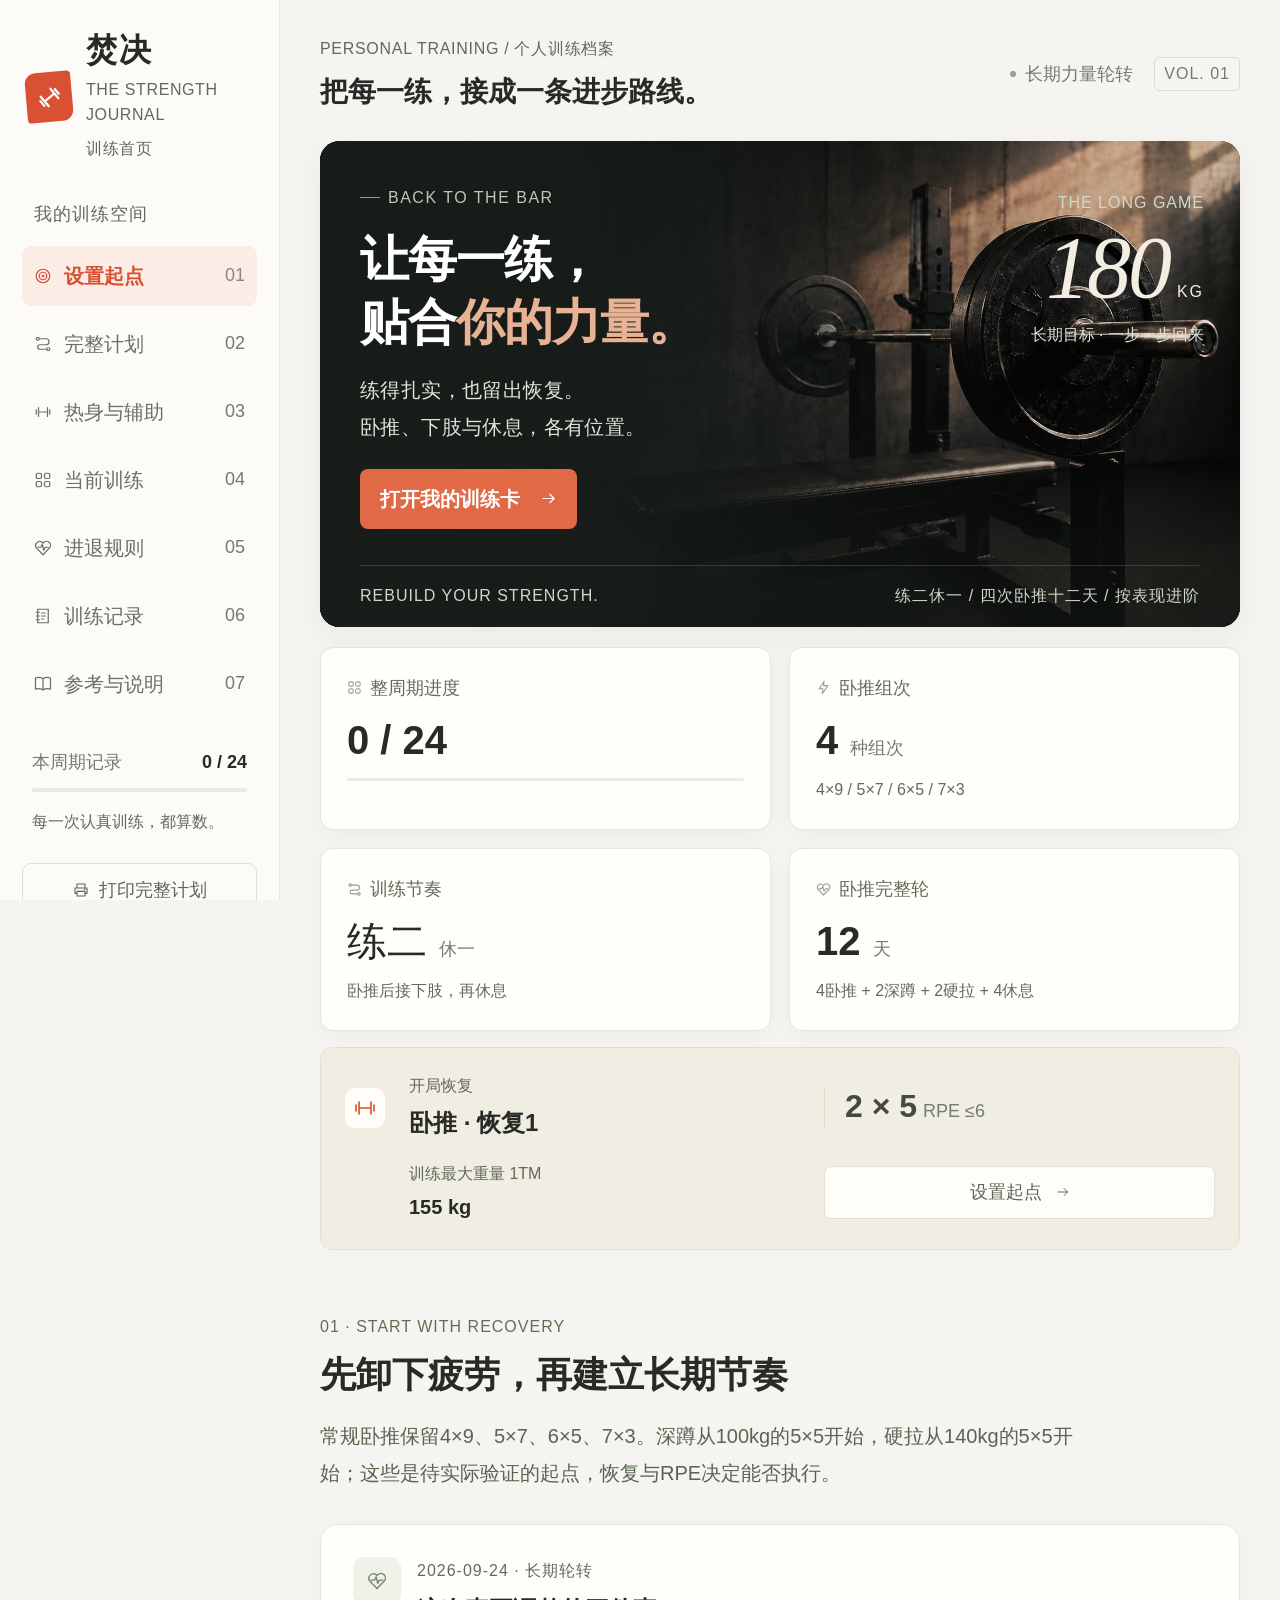
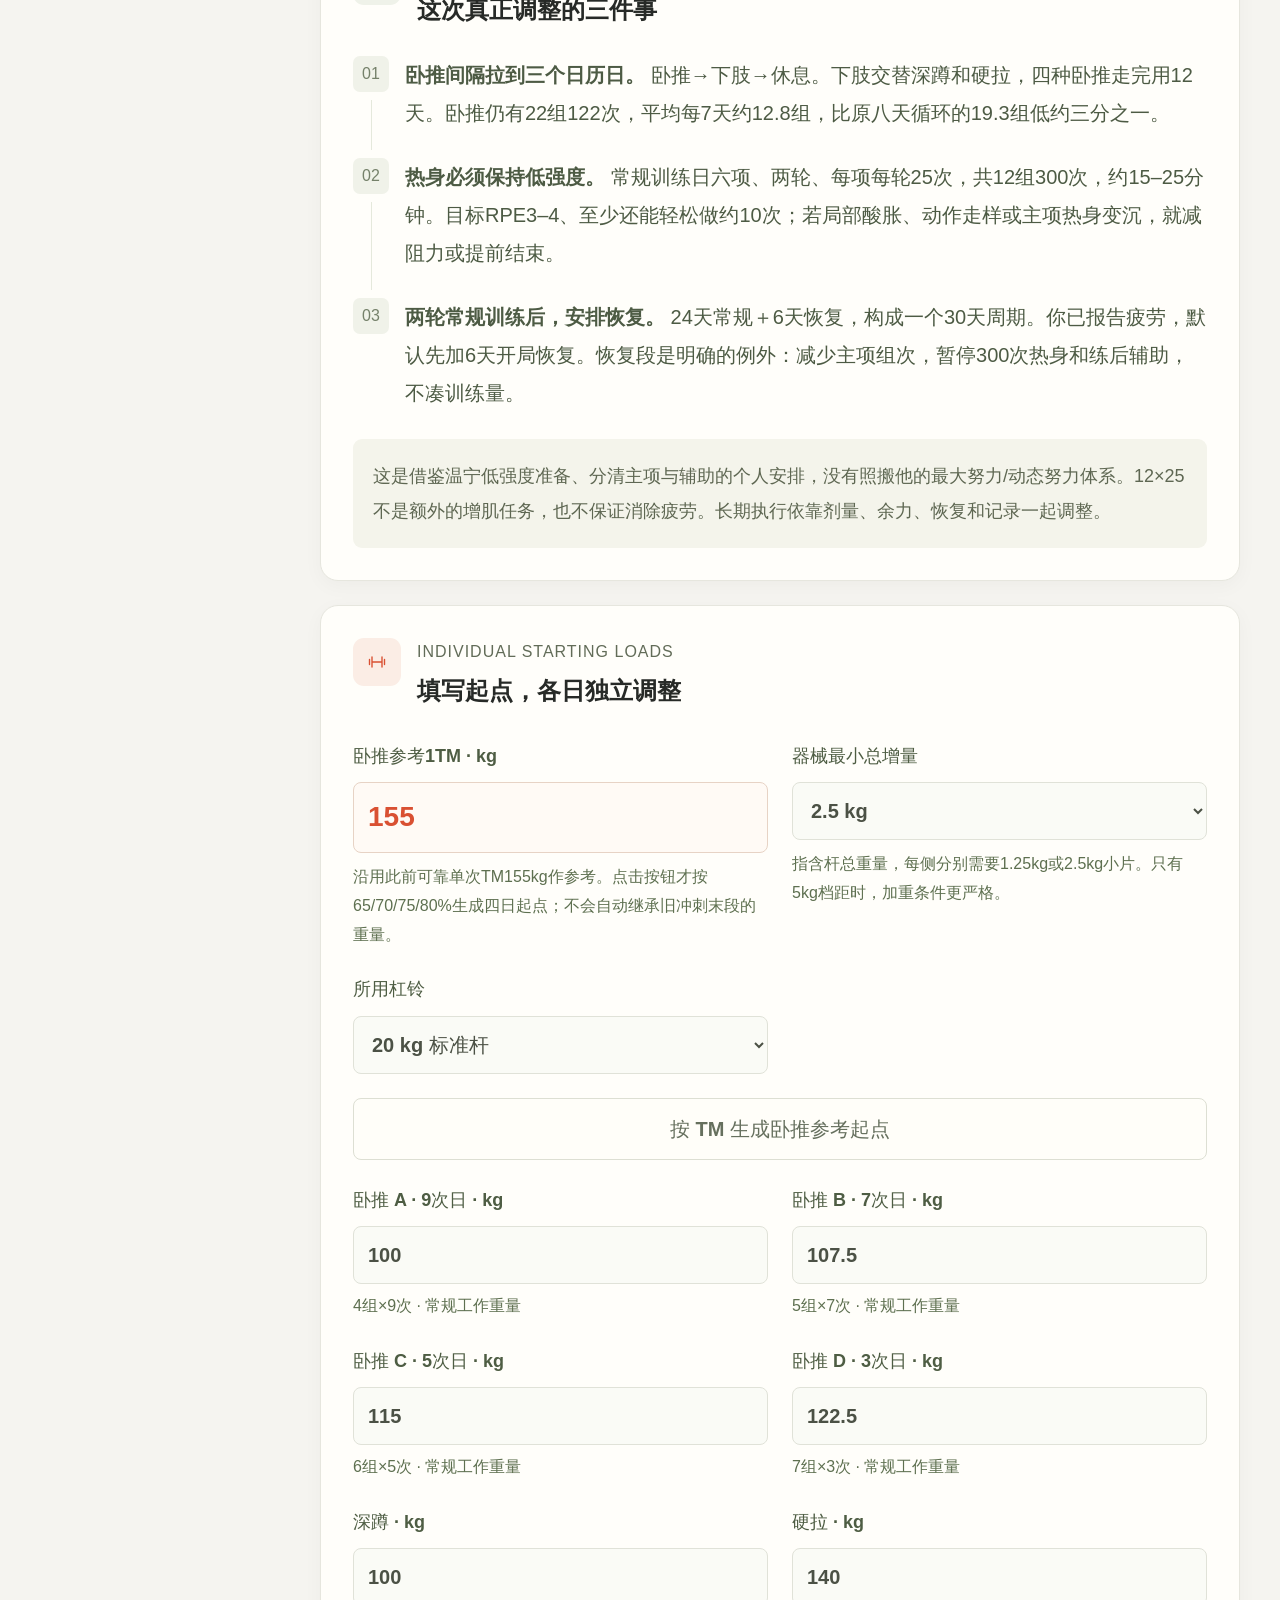
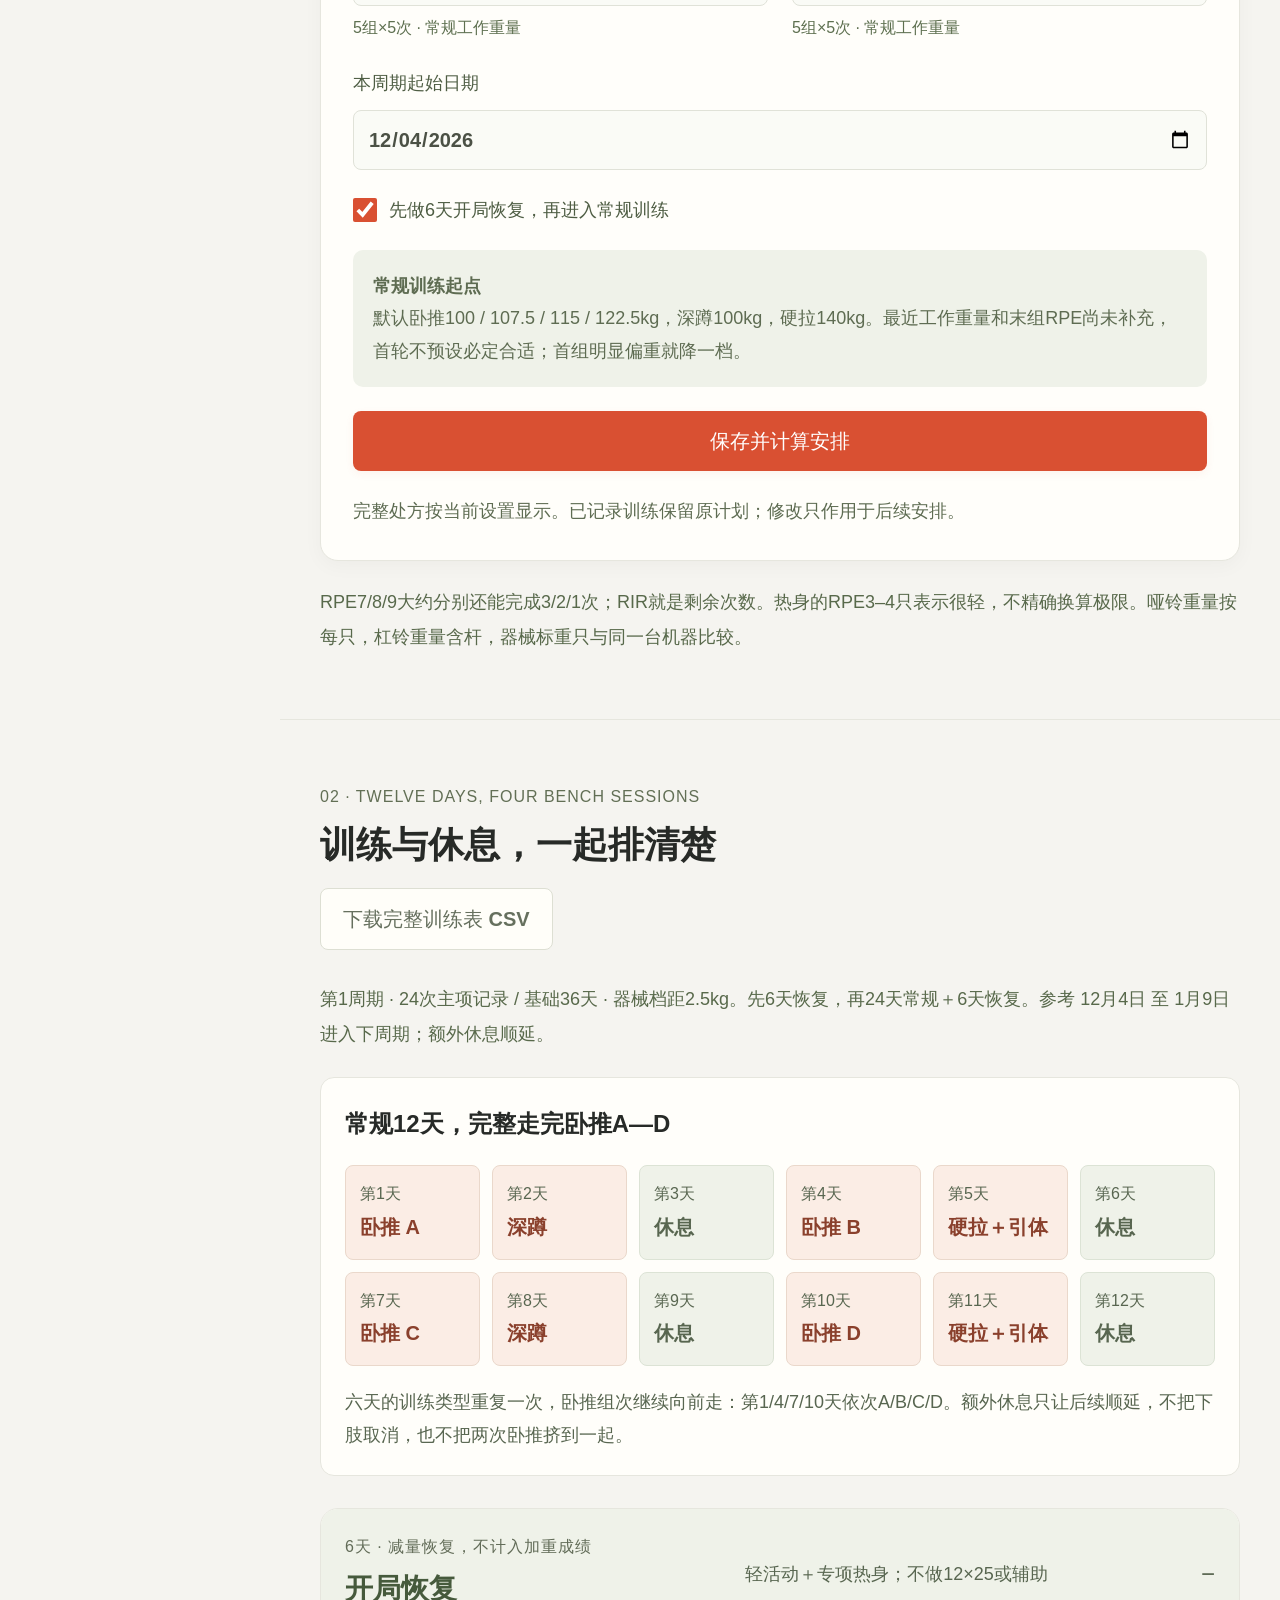
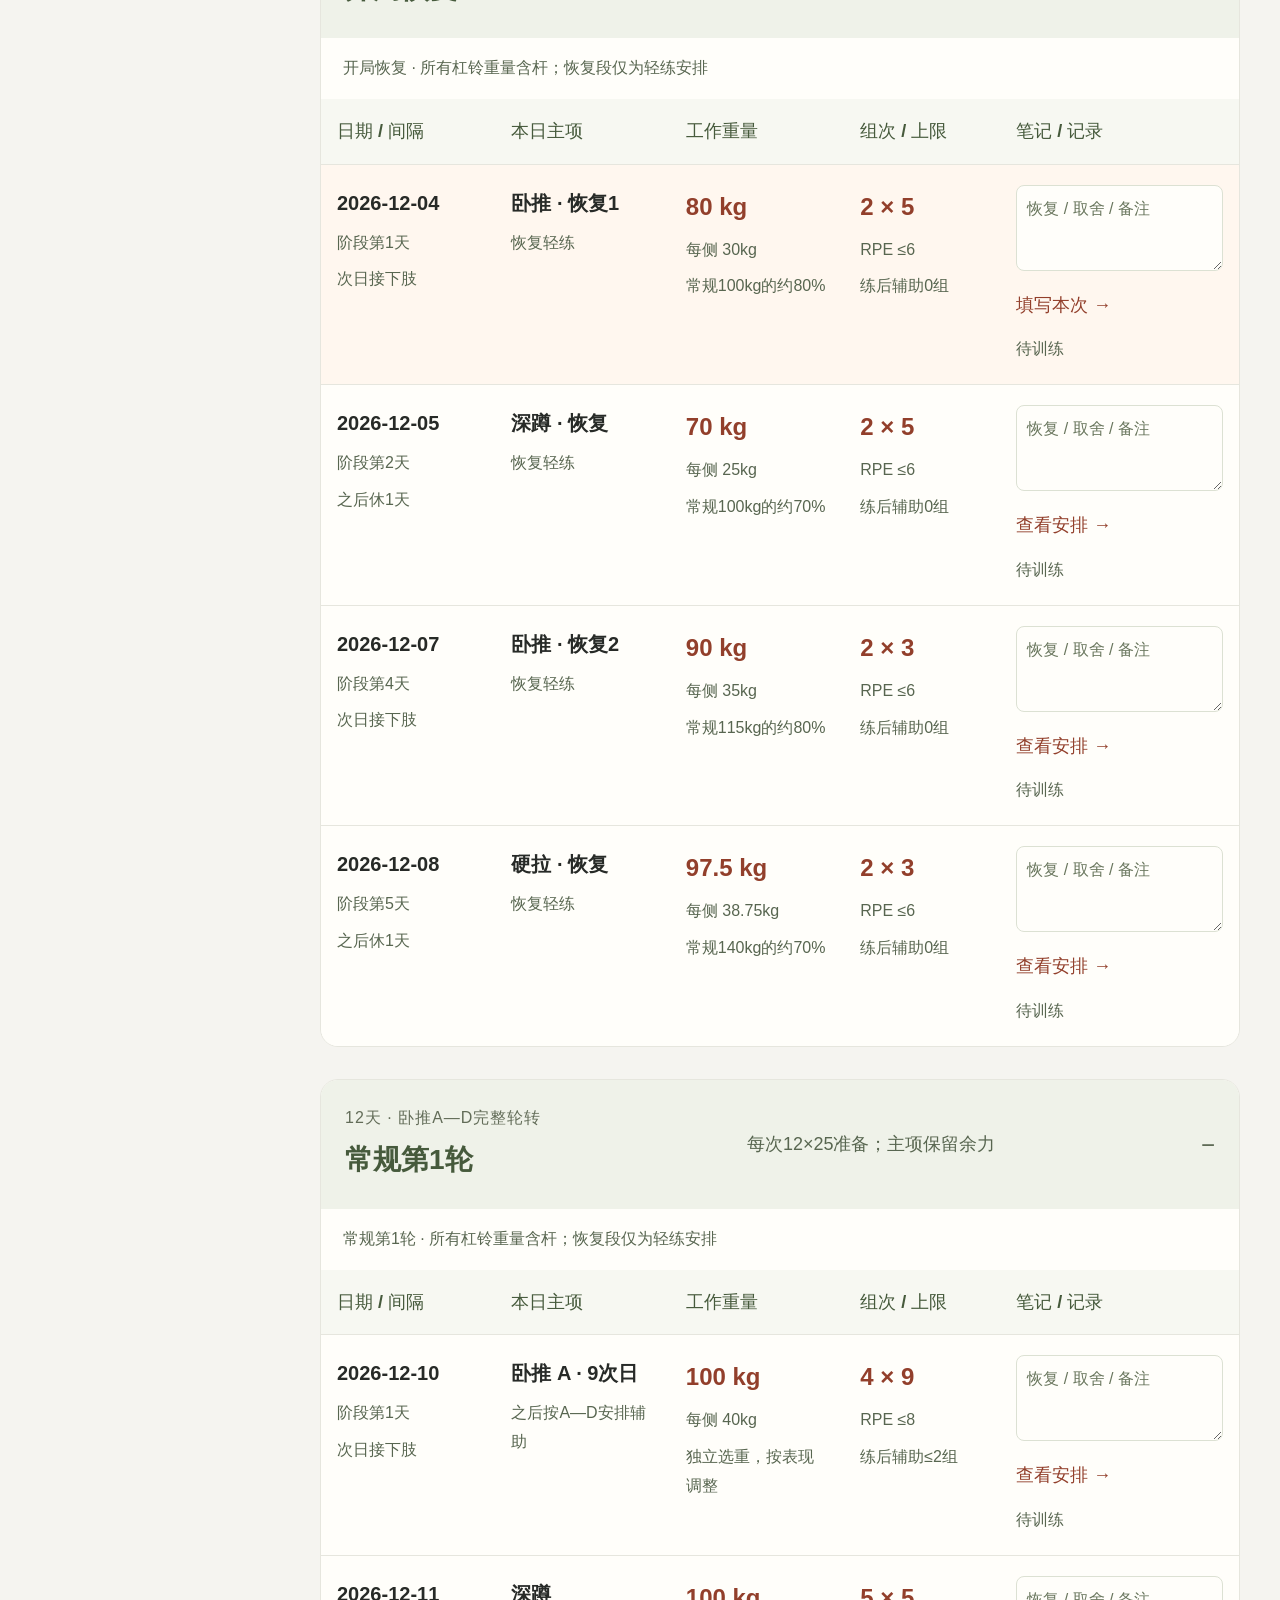
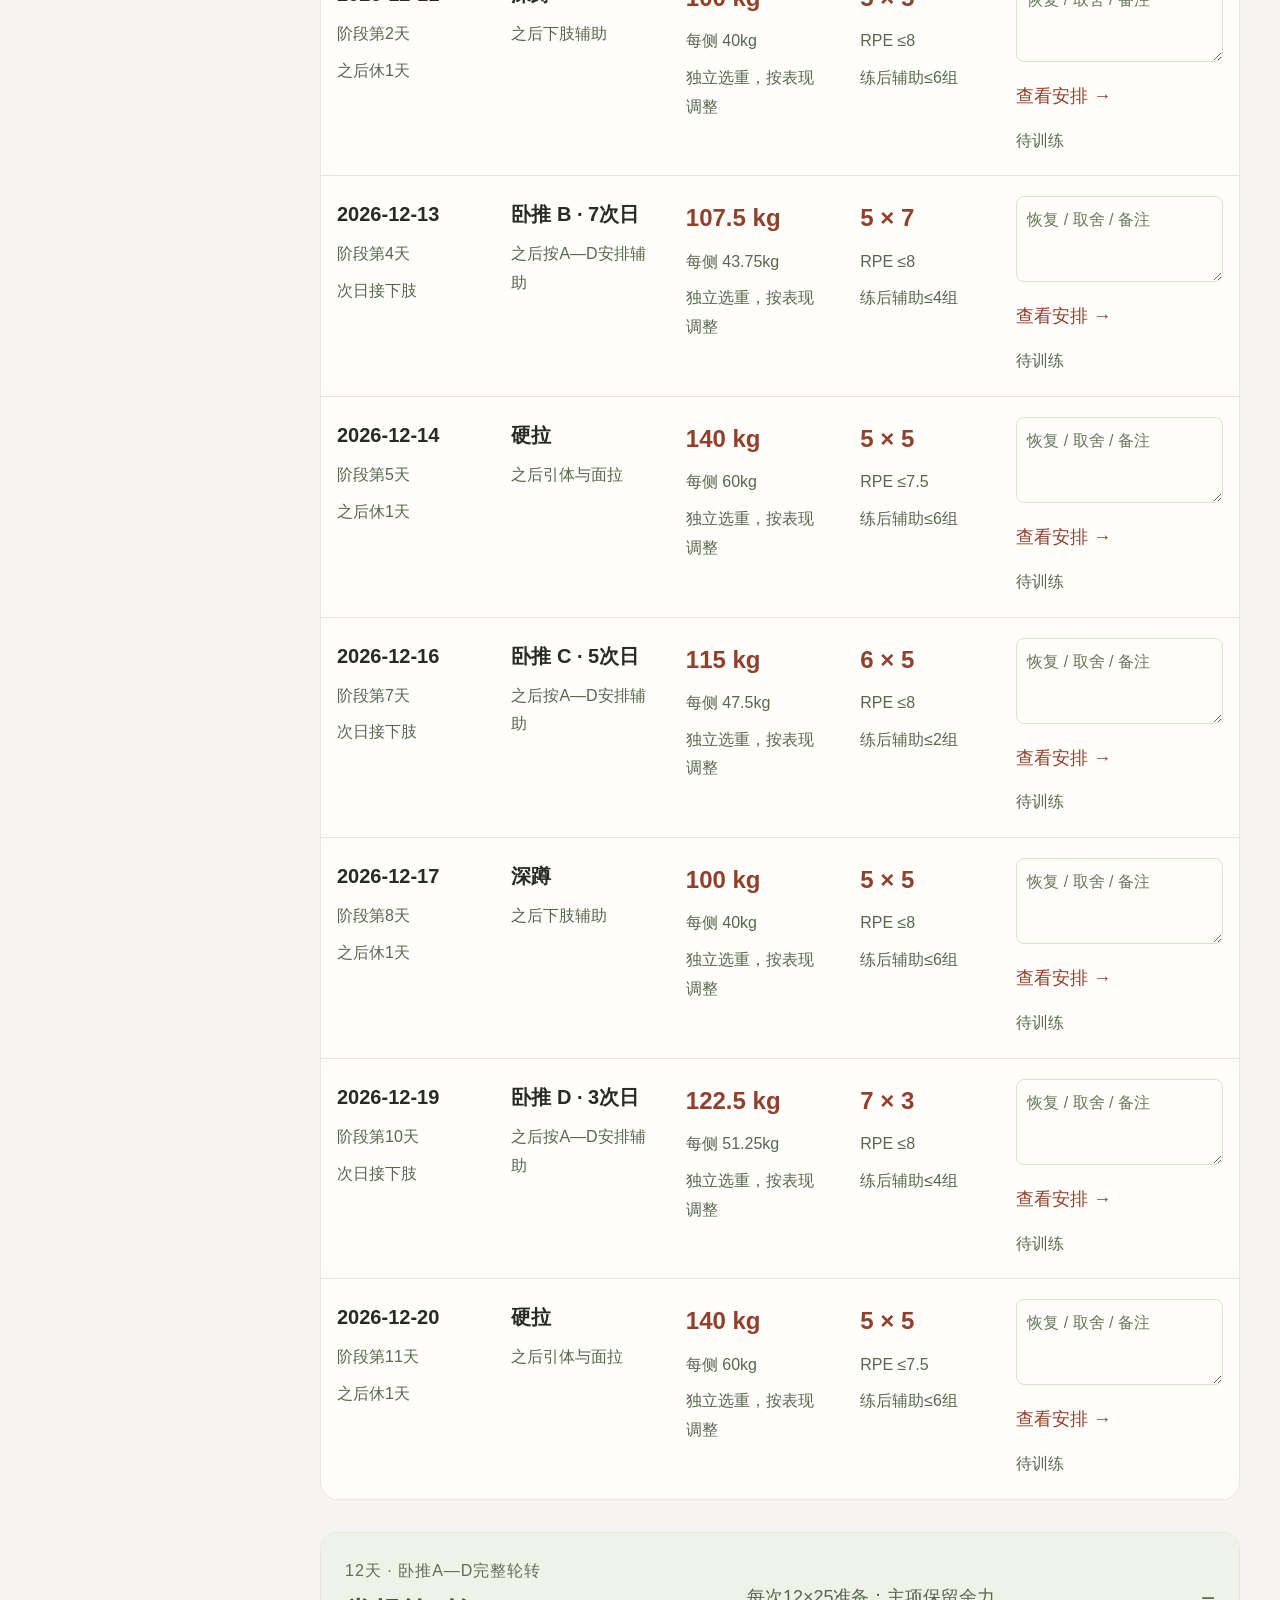
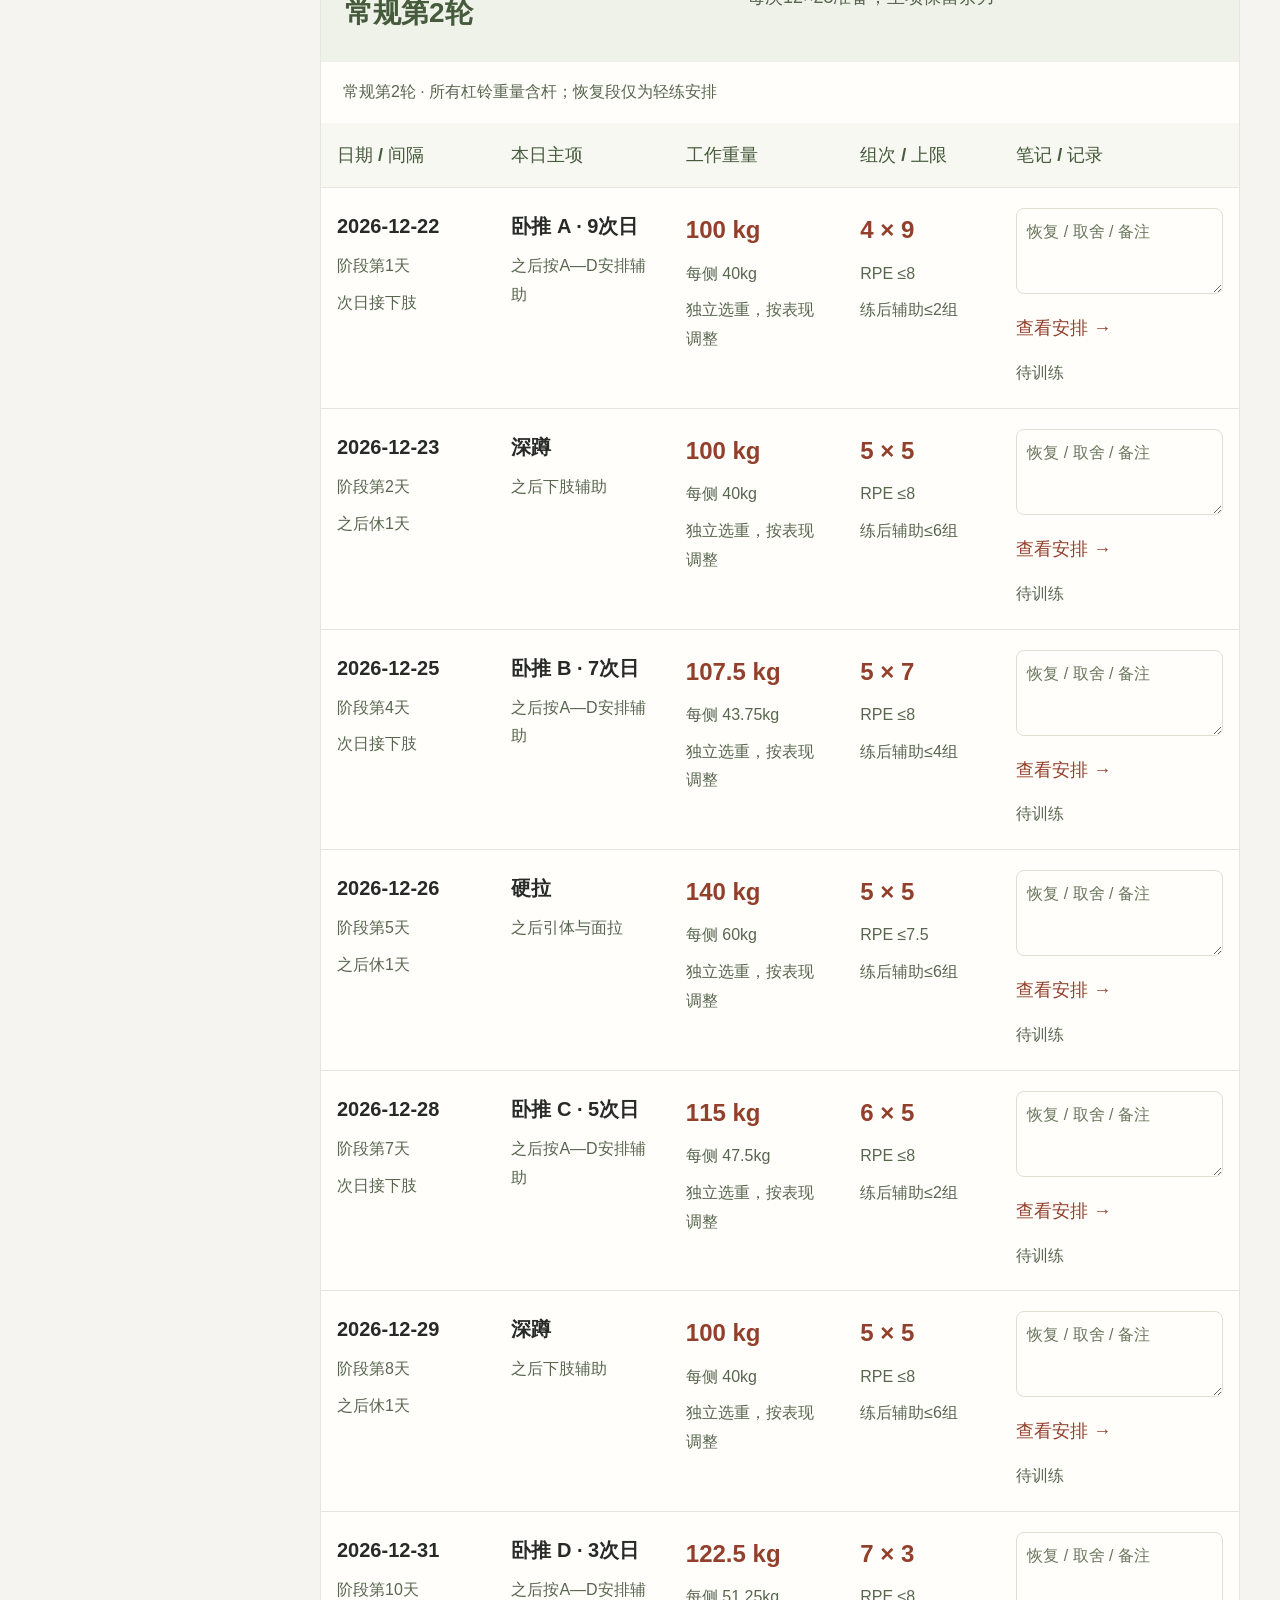
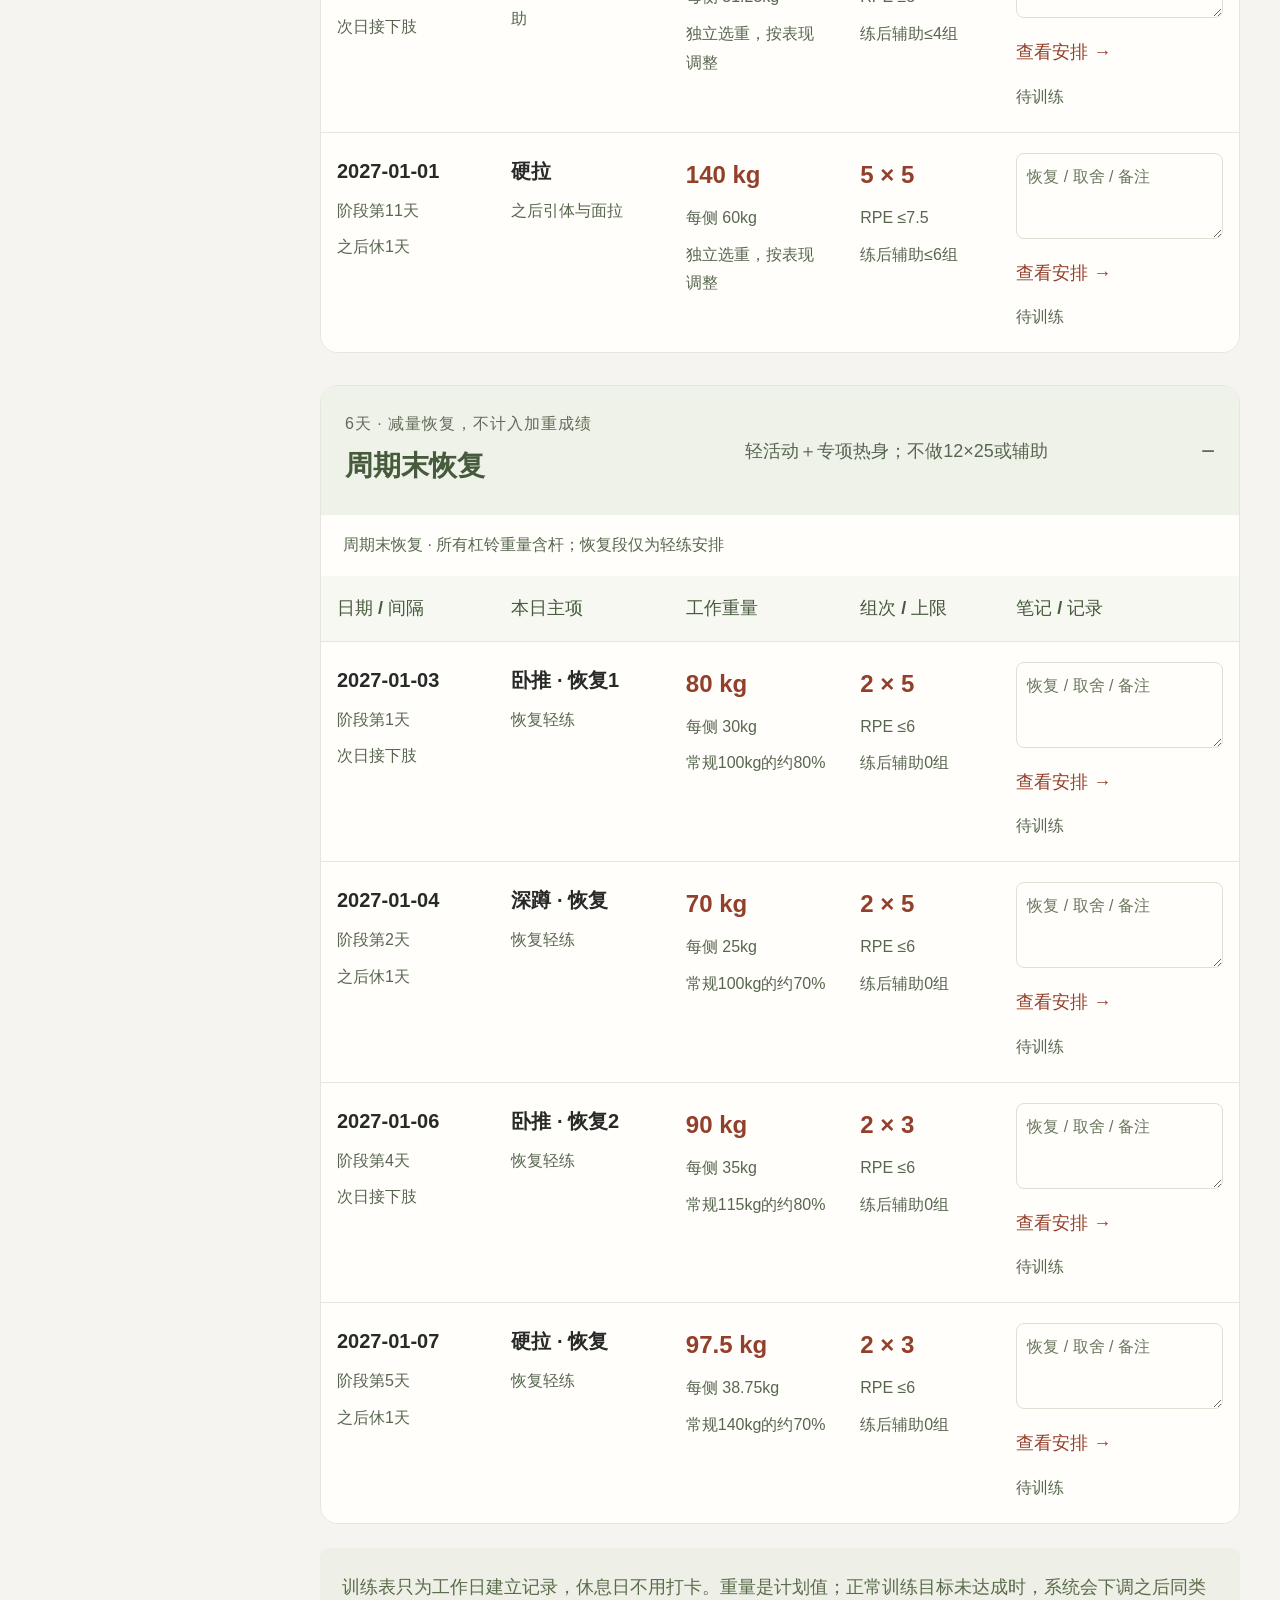
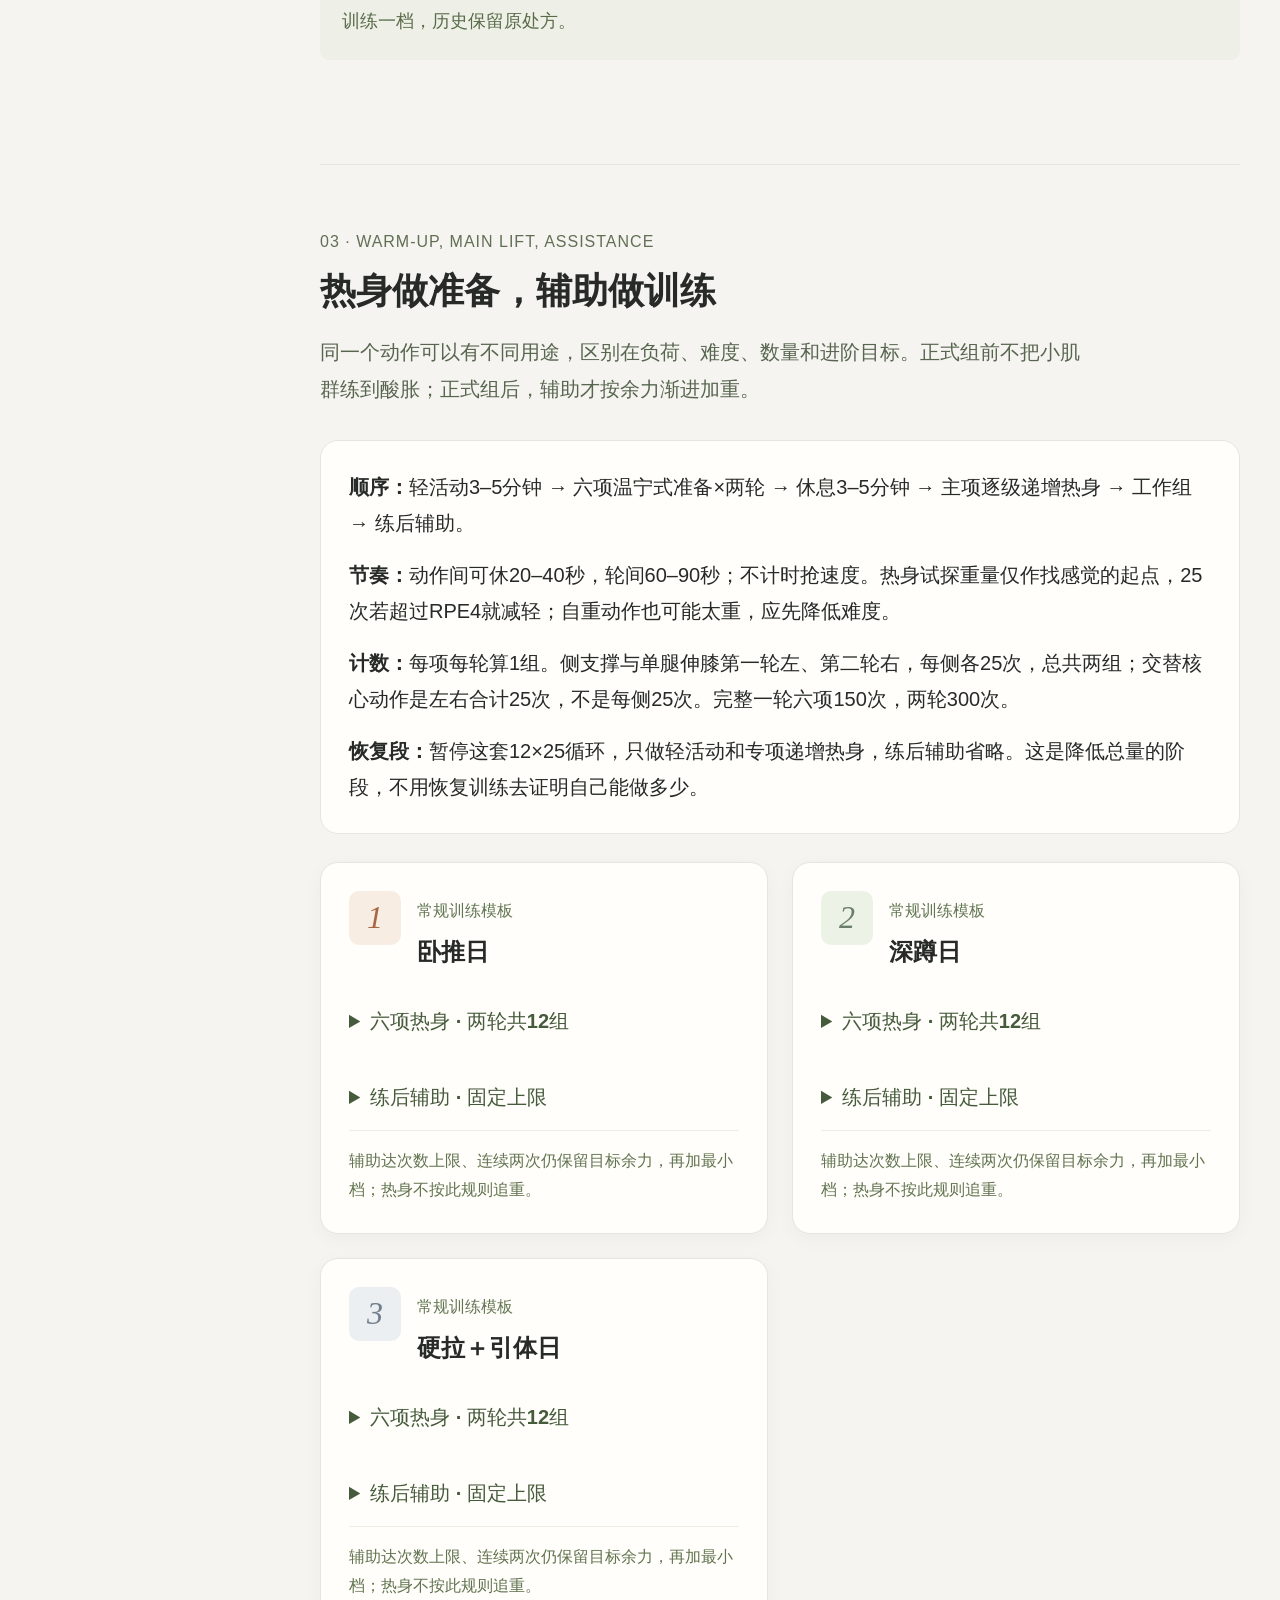
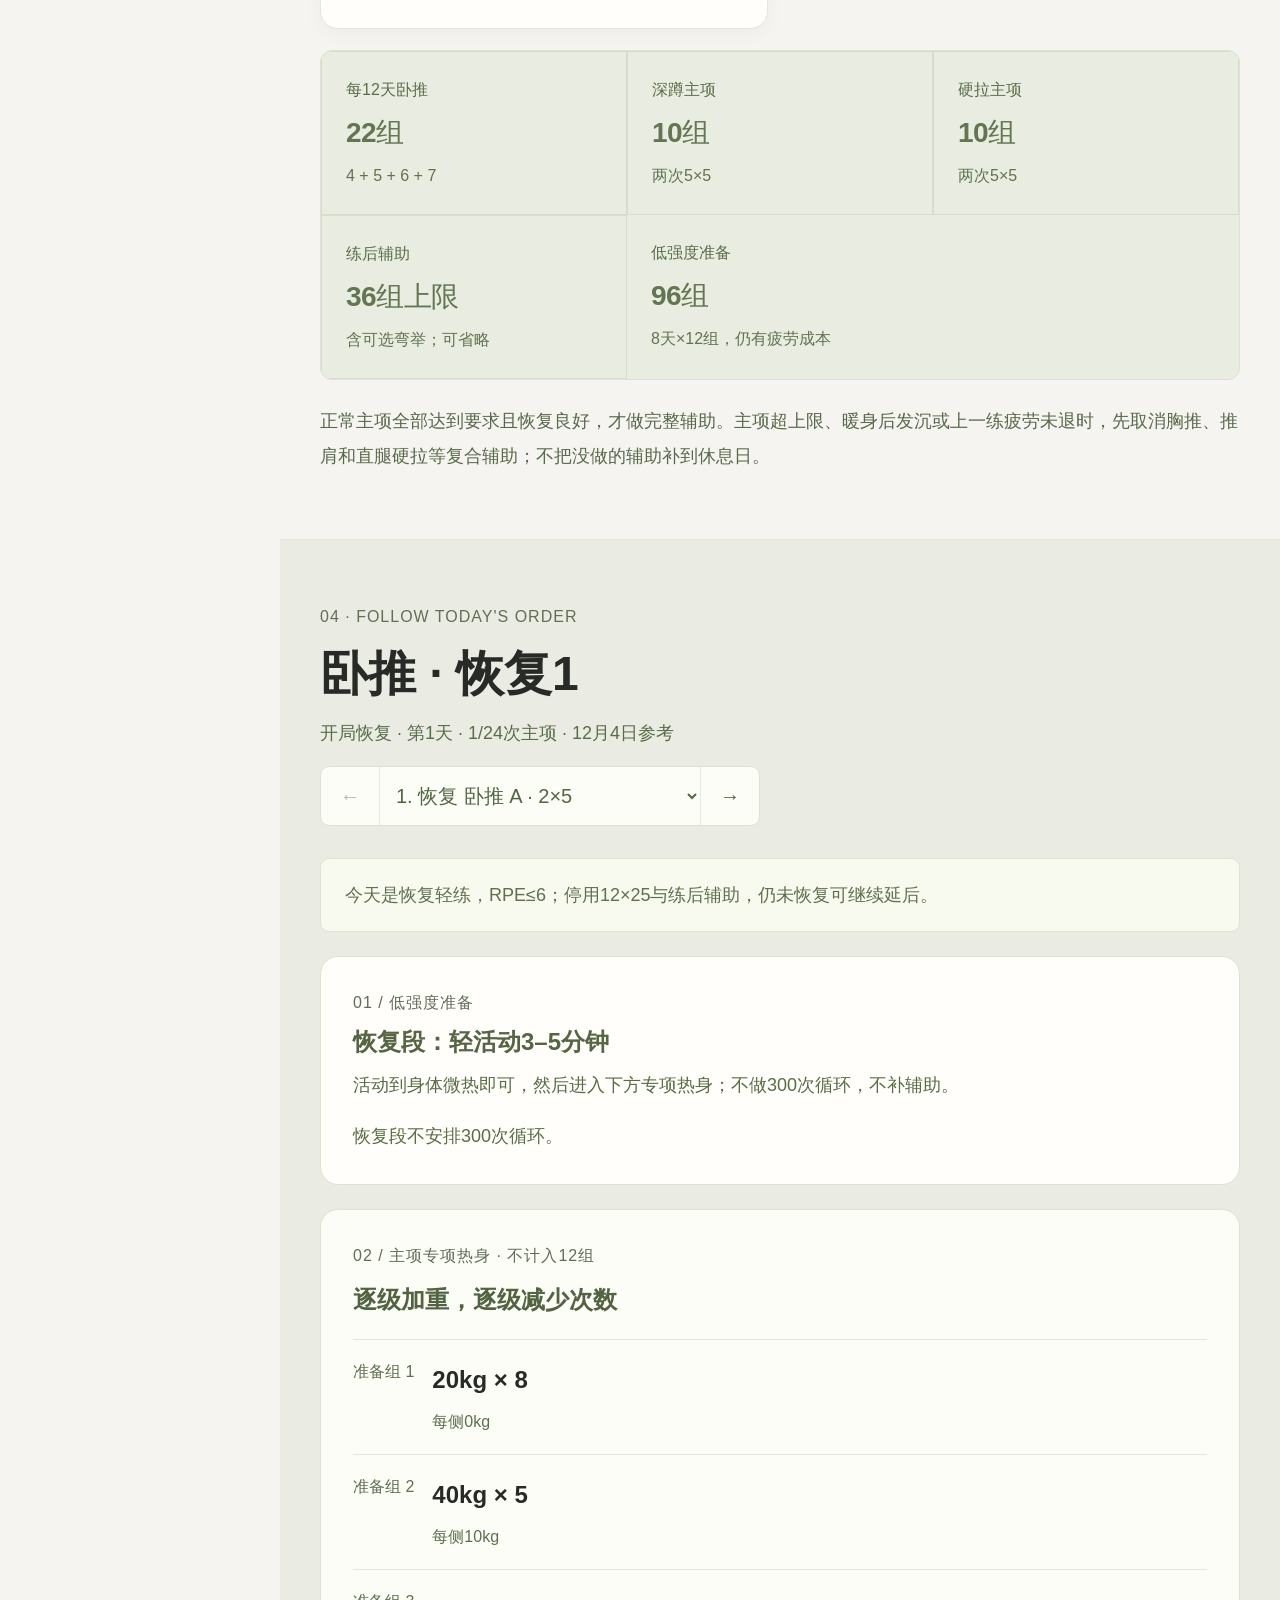
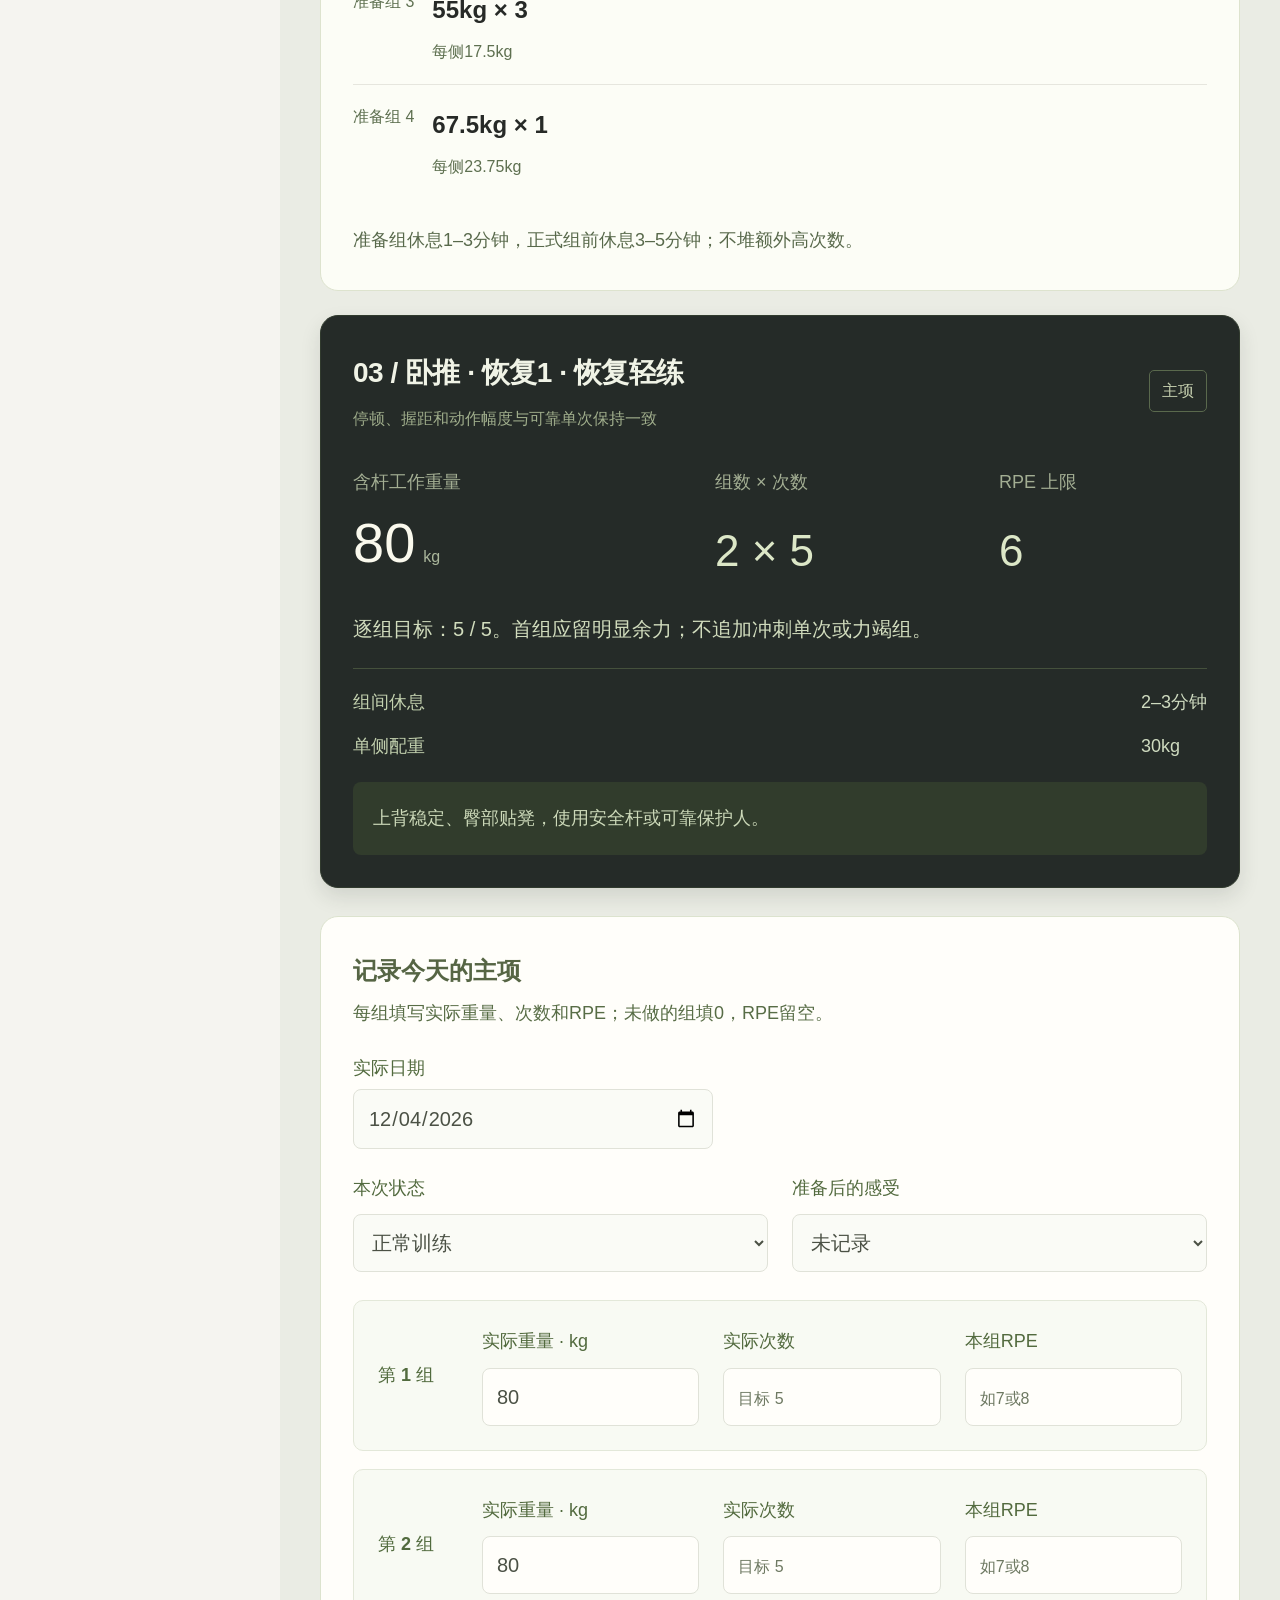
<file: 项目资料/src/index.html>
<!doctype html>
<html lang="zh-CN">
  <head>
    <meta charset="utf-8" />
    <meta
      name="viewport"
      content="width=device-width, initial-scale=1, viewport-fit=cover"
    />
    <meta name="theme-color" content="#f6f5f1" />
    <meta name="format-detection" content="telephone=no" />
    <meta name="apple-mobile-web-app-title" content="焚决训练" />
    <meta
      name="description"
      content="卧推、深蹲、休息、卧推、硬拉引体、休息的长期轮转计划，区分温宁式热身、主项、辅助与恢复。"
    />
    <title>焚决 · 长期力量轮转</title>
    <link rel="stylesheet" href="styles.css" />
  </head>
  <body>
    <svg
      class="icon-library"
      xmlns="http://www.w3.org/2000/svg"
      aria-hidden="true"
    >
      <defs>
        <symbol id="i-grid" viewBox="0 0 24 24">
          <rect x="3" y="3" width="7" height="7" rx="2" />
          <rect x="14" y="3" width="7" height="7" rx="2" />
          <rect x="3" y="14" width="7" height="7" rx="2" />
          <rect x="14" y="14" width="7" height="7" rx="2" />
        </symbol>
        <symbol id="i-target" viewBox="0 0 24 24">
          <circle cx="12" cy="12" r="9" />
          <circle cx="12" cy="12" r="5" />
          <circle cx="12" cy="12" r="1" />
        </symbol>
        <symbol id="i-route" viewBox="0 0 24 24">
          <circle cx="5" cy="5" r="2" />
          <circle cx="19" cy="19" r="2" />
          <path d="M7 5h9a4 4 0 0 1 0 8H8a3 3 0 0 0 0 6h9" />
        </symbol>
        <symbol id="i-barbell" viewBox="0 0 24 24">
          <path d="M3 9v6M6 6v12M18 6v12M21 9v6M6 12h12" />
        </symbol>
        <symbol id="i-heart" viewBox="0 0 24 24">
          <path
            d="M20.5 4.6a5.4 5.4 0 0 0-7.6 0l-.9.9-.9-.9a5.4 5.4 0 0 0-7.6 7.6L12 21l8.5-8.8a5.4 5.4 0 0 0 0-7.6Z"
          />
          <path d="m5 11 4 0 2-4 2 8 2-4h4" />
        </symbol>
        <symbol id="i-journal" viewBox="0 0 24 24">
          <path d="M5 3h14v18H5zM3 7h4M3 12h4M3 17h4M10 8h5M10 12h5M10 16h3" />
        </symbol>
        <symbol id="i-book" viewBox="0 0 24 24">
          <path
            d="M12 5c-3-2-7-2-10-1v15c3-1 7-1 10 1 3-2 7-2 10-1V4c-3-1-7-1-10 1Zm0 0v15"
          />
        </symbol>
        <symbol id="i-print" viewBox="0 0 24 24">
          <path d="M6 8V3h12v5M6 17H3V9h18v8h-3M6 14h12v7H6zM17 11h1" />
        </symbol>
        <symbol id="i-arrow" viewBox="0 0 24 24">
          <path d="M4 12h16m-6-6 6 6-6 6" />
        </symbol>
        <symbol id="i-spark" viewBox="0 0 24 24">
          <path d="m13 2-8 12h6l-1 8 9-13h-7z" />
        </symbol>
        <symbol id="i-check" viewBox="0 0 24 24">
          <path d="m5 12 4 4L19 6" />
        </symbol>
      </defs>
    </svg>
    <nav class="topbar" aria-label="主导航">
      <a class="brand" href="#top"
        ><span class="brand-mark"
          ><svg class="icon"><use href="#i-barbell" /></svg></span
        ><span class="brand-word"
          >焚决<small>THE STRENGTH JOURNAL</small
          ><small id="mobilePageLabel" class="mobile-only"
            >训练首页</small
          ></span
        ></a
      >
      <button
        type="button"
        class="mobile-share mobile-only"
        data-share-site
        aria-label="分享训练网站"
      >
        分享 ↗
      </button>
      <p class="nav-caption">我的训练空间</p>
      <div class="nav-links">
        <a href="#overview"
          ><svg class="icon"><use href="#i-target" /></svg><span>设置起点</span
          ><small>01</small></a
        >
        <a href="#cycle"
          ><svg class="icon"><use href="#i-route" /></svg><span>完整计划</span
          ><small>02</small></a
        >
        <a href="#split"
          ><svg class="icon"><use href="#i-barbell" /></svg
          ><span>热身与辅助</span><small>03</small></a
        >
        <a href="#session-plan"
          ><svg class="icon"><use href="#i-grid" /></svg><span>当前训练</span
          ><small>04</small></a
        >
        <a href="#failure"
          ><svg class="icon"><use href="#i-heart" /></svg><span>进退规则</span
          ><small>05</small></a
        >
        <a href="#review"
          ><svg class="icon"><use href="#i-journal" /></svg><span>训练记录</span
          ><small>06</small></a
        >
        <a href="#sources"
          ><svg class="icon"><use href="#i-book" /></svg><span>参考与说明</span
          ><small>07</small></a
        >
      </div>
      <div class="sidebar-bottom">
        <div class="sidebar-progress">
          <span>本周期记录 <b id="dashboardProgress">0 / 24</b></span>
          <div><i id="sidebarProgress"></i></div>
          <small>每一次认真训练，都算数。</small>
        </div>
        <button class="ghost-button" id="printButton" type="button">
          <svg class="icon"><use href="#i-print" /></svg>打印完整计划
        </button>
        <div class="sidebar-edition">
          <span class="status-dot"></span> REBUILD EDITION <span>2026</span>
        </div>
      </div>
    </nav>
    <header class="workspace-header" id="top">
      <div>
        <p>PERSONAL TRAINING / 个人训练档案</p>
        <h1>把每一练，接成一条进步路线。</h1>
      </div>
      <div class="workspace-status">
        <span class="status-dot"></span>长期力量轮转<span class="edition-pill"
          >VOL. 01</span
        >
      </div>
    </header>
    <section class="hero" aria-label="长期力量轮转介绍">
      <div
        class="hero-photo"
        role="img"
        aria-label="光影中的卧推凳与杠铃器械"
      ></div>
      <div class="hero-shade"></div>
      <div class="hero-copy">
        <p class="hero-kicker"><span></span> BACK TO THE BAR</p>
        <h2>让每一练，<br />贴合<span>你的力量。</span></h2>
        <p class="hero-lead">
          练得扎实，也留出恢复。<br />卧推、下肢与休息，各有位置。
        </p>
        <a class="hero-button" id="continueTraining" href="#session-plan"
          >打开我的训练卡<svg class="icon"><use href="#i-arrow" /></svg
        ></a>
      </div>
      <div class="hero-goal">
        <span>THE LONG GAME</span><strong>180<small>KG</small></strong>
        <p>长期目标 · 一步一步回来</p>
      </div>
      <div class="hero-bottom">
        <span>REBUILD YOUR STRENGTH.</span
        ><span>练二休一 / 四次卧推十二天 / 按表现进阶</span>
      </div>
    </section>
    <div class="dashboard-summary">
      <div class="metric-grid">
        <article>
          <span
            ><svg class="icon"><use href="#i-grid" /></svg>整周期进度</span
          ><strong id="progressPercent">0 / 24</strong>
          <div class="progress-track"><i id="progressBar"></i></div>
        </article>
        <article>
          <span
            ><svg class="icon"><use href="#i-spark" /></svg>卧推组次</span
          ><strong>4<small>种组次</small></strong
          ><small>4×9 / 5×7 / 6×5 / 7×3</small>
        </article>
        <article>
          <span
            ><svg class="icon"><use href="#i-route" /></svg>训练节奏</span
          ><strong>练二<small>休一</small></strong
          ><small>卧推后接下肢，再休息</small>
        </article>
        <article>
          <span
            ><svg class="icon"><use href="#i-heart" /></svg>卧推完整轮</span
          ><strong>12<small>天</small></strong
          ><small>4卧推 + 2深蹲 + 2硬拉 + 4休息</small>
        </article>
      </div>
      <div class="today-strip">
        <div class="today-icon">
          <svg class="icon"><use href="#i-barbell" /></svg>
        </div>
        <div class="today-heading">
          <span id="dashboardPhase">开局恢复</span
          ><strong id="dashboardCurrent">卧推 · 恢复1</strong>
        </div>
        <div class="today-prescription">
          <strong id="dashboardPrescription">2 × 5</strong
          ><small id="dashboardRir">RPE ≤8</small>
        </div>
        <div class="today-base">
          <span>训练最大重量 1TM</span><strong id="profileBase">155 kg</strong>
        </div>
        <a href="#overview" class="today-link"
          >设置起点<svg class="icon"><use href="#i-arrow" /></svg
        ></a>
      </div>
    </div>
    <main>
      <section
        class="overview section-shell"
        id="overview"
        aria-labelledby="overview-title"
      >
        <div class="section-heading">
          <div>
            <p class="eyebrow dark">01 · START WITH RECOVERY</p>
            <h2 id="overview-title">先卸下疲劳，再建立长期节奏</h2>
          </div>
          <p class="heading-aside">
            常规卧推保留4×9、5×7、6×5、7×3。深蹲从100kg的5×5开始，硬拉从140kg的5×5开始；这些是待实际验证的起点，恢复与RPE决定能否执行。
          </p>
        </div>
        <div class="calibration-layout">
          <div class="calibration-steps">
            <div class="card-heading">
              <span class="card-icon"
                ><svg class="icon"><use href="#i-heart" /></svg
              ></span>
              <div>
                <span class="card-overline">2026-09-24 · 长期轮转</span>
                <h3>这次真正调整的三件事</h3>
              </div>
            </div>
            <ol>
              <li>
                <b>卧推间隔拉到三个日历日。</b>
                卧推→下肢→休息。下肢交替深蹲和硬拉，四种卧推走完用12天。卧推仍有22组122次，平均每7天约12.8组，比原八天循环的19.3组低约三分之一。
              </li>
              <li>
                <b>热身必须保持低强度。</b>
                常规训练日六项、两轮、每项每轮25次，共12组300次，约15–25分钟。目标RPE3–4、至少还能轻松做约10次；若局部酸胀、动作走样或主项热身变沉，就减阻力或提前结束。
              </li>
              <li>
                <b>两轮常规训练后，安排恢复。</b>
                24天常规＋6天恢复，构成一个30天周期。你已报告疲劳，默认先加6天开局恢复。恢复段是明确的例外：减少主项组次，暂停300次热身和练后辅助，不凑训练量。
              </li>
            </ol>
            <p class="boundary">
              这是借鉴温宁低强度准备、分清主项与辅助的个人安排，没有照搬他的最大努力/动态努力体系。12×25不是额外的增肌任务，也不保证消除疲劳。长期执行依靠剂量、余力、恢复和记录一起调整。
            </p>
          </div>
          <form id="setupForm" class="setup-card">
            <div class="card-heading">
              <span class="card-icon"
                ><svg class="icon"><use href="#i-barbell" /></svg
              ></span>
              <div>
                <span class="card-overline">INDIVIDUAL STARTING LOADS</span>
                <h3>填写起点，各日独立调整</h3>
              </div>
            </div>
            <label for="tm"
              >卧推参考1TM · kg<input
                id="tm"
                type="number"
                inputmode="decimal"
                min="20"
                max="300"
                step="0.1"
                required
              /><span class="field-hint"
                >沿用此前可靠单次TM155kg作参考。点击按钮才按65/70/75/80%生成四日起点；不会自动继承旧冲刺末段的重量。</span
              ></label
            >
            <label for="increment"
              >器械最小总增量<select id="increment">
                <option value="2.5">2.5 kg</option>
                <option value="5">5 kg</option></select
              ><span class="field-hint"
                >指含杆总重量，每侧分别需要1.25kg或2.5kg小片。只有5kg档距时，加重条件更严格。</span
              ></label
            >
            <label for="barWeight"
              >所用杠铃<select id="barWeight">
                <option value="20">20 kg 标准杆</option>
                <option value="15">15 kg 杆</option>
                <option value="10">10 kg 技术杆</option>
              </select></label
            >
            <button id="seedBench" type="button" class="secondary-button">
              按 TM 生成卧推参考起点
            </button>
            <div id="loadInputs" class="load-inputs"></div>
            <label for="startDate"
              >本周期起始日期<input id="startDate" type="date" required
            /></label>
            <label class="inline-check"
              ><input
                id="entryRecovery"
                type="checkbox"
              />先做6天开局恢复，再进入常规训练</label
            >
            <p class="setup-rhythm">
              <b>常规训练起点</b><br />默认卧推100 / 107.5 / 115 /
              122.5kg，深蹲100kg，硬拉140kg。最近工作重量和末组RPE尚未补充，首轮不预设必定合适；首组明显偏重就降一档。
            </p>
            <button class="primary-button" type="submit">保存并计算安排</button>
            <p id="setupMessage" role="status">
              完整处方按当前设置显示。已记录训练保留原计划；修改只作用于后续安排。
            </p>
          </form>
        </div>
        <p class="control-hint">
          RPE7/8/9大约分别还能完成3/2/1次；RIR就是剩余次数。热身的RPE3–4只表示很轻，不精确换算极限。哑铃重量按每只，杠铃重量含杆，器械标重只与同一台机器比较。
        </p>
      </section>
      <section class="cycle-section" id="cycle" aria-labelledby="cycle-title">
        <div class="section-shell">
          <div class="section-heading">
            <div>
              <p class="eyebrow">02 · TWELVE DAYS, FOUR BENCH SESSIONS</p>
              <h2 id="cycle-title">训练与休息，一起排清楚</h2>
            </div>
            <button
              id="exportPlanButton"
              type="button"
              class="secondary-button"
            >
              下载完整训练表 CSV
            </button>
          </div>
          <p id="planSummary" class="control-hint"></p>
          <div class="rhythm-example">
            <h3>常规12天，完整走完卧推A—D</h3>
            <ol class="rhythm-days" id="rhythmDays"></ol>
            <p>
              六天的训练类型重复一次，卧推组次继续向前走：第1/4/7/10天依次A/B/C/D。额外休息只让后续顺延，不把下肢取消，也不把两次卧推挤到一起。
            </p>
          </div>
          <div id="cycleGrid" class="plan-phases"></div>
          <p class="stage-bridge">
            训练表只为工作日建立记录，休息日不用打卡。重量是计划值；正常训练目标未达成时，系统会下调之后同类训练一档，历史保留原处方。
          </p>
        </div>
      </section>
      <section
        class="split-section section-shell"
        id="split"
        aria-labelledby="split-title"
      >
        <div class="section-heading">
          <div>
            <p class="eyebrow dark">03 · WARM-UP, MAIN LIFT, ASSISTANCE</p>
            <h2 id="split-title">热身做准备，辅助做训练</h2>
          </div>
          <p class="heading-aside">
            同一个动作可以有不同用途，区别在负荷、难度、数量和进阶目标。正式组前不把小肌群练到酸胀；正式组后，辅助才按余力渐进加重。
          </p>
        </div>
        <div class="warmup-principles">
          <p>
            <b>顺序：</b>轻活动3–5分钟 → 六项温宁式准备×两轮 → 休息3–5分钟 →
            主项逐级递增热身 → 工作组 → 练后辅助。
          </p>
          <p>
            <b>节奏：</b
            >动作间可休20–40秒，轮间60–90秒；不计时抢速度。热身试探重量仅作找感觉的起点，25次若超过RPE4就减轻；自重动作也可能太重，应先降低难度。
          </p>
          <p>
            <b>计数：</b
            >每项每轮算1组。侧支撑与单腿伸膝第一轮左、第二轮右，每侧各25次，总共两组；交替核心动作是左右合计25次，不是每侧25次。完整一轮六项150次，两轮300次。
          </p>
          <p>
            <b>恢复段：</b
            >暂停这套12×25循环，只做轻活动和专项递增热身，练后辅助省略。这是降低总量的阶段，不用恢复训练去证明自己能做多少。
          </p>
        </div>
        <div id="splitGrid" class="split-grid"></div>
        <div class="volume-strip">
          <article>
            <span>每12天卧推</span><strong>22组</strong
            ><small>4 + 5 + 6 + 7</small>
          </article>
          <article>
            <span>深蹲主项</span><strong>10组</strong><small>两次5×5</small>
          </article>
          <article>
            <span>硬拉主项</span><strong>10组</strong><small>两次5×5</small>
          </article>
          <article>
            <span>练后辅助</span><strong>36组上限</strong
            ><small>含可选弯举；可省略</small>
          </article>
          <article>
            <span>低强度准备</span><strong>96组</strong
            ><small>8天×12组，仍有疲劳成本</small>
          </article>
        </div>
        <p class="control-hint">
          正常主项全部达到要求且恢复良好，才做完整辅助。主项超上限、暖身后发沉或上一练疲劳未退时，先取消胸推、推肩和直腿硬拉等复合辅助；不把没做的辅助补到休息日。
        </p>
      </section>
      <section
        class="week-section"
        id="session-plan"
        aria-labelledby="session-title"
      >
        <div class="section-shell">
          <div class="section-heading week-heading">
            <div>
              <p class="eyebrow dark">04 · FOLLOW TODAY'S ORDER</p>
              <h2 id="session-title"><span id="sessionLabel"></span></h2>
              <p id="sessionIntent" class="week-intent"></p>
            </div>
            <div class="week-nav">
              <button id="prevSession" type="button" aria-label="查看上一次">
                ←</button
              ><select id="sessionSelect" aria-label="选择训练"></select
              ><button id="nextSession" type="button" aria-label="查看下一次">
                →
              </button>
            </div>
          </div>
          <nav class="training-steps mobile-only" aria-label="本次训练步骤">
            <a href="#warmupBlock">1 热身</a><a href="#rampBlock">2 上杠</a
            ><a href="#mainCard">3 主项</a><a href="#accessoryBlock">4 辅助</a>
          </nav>
          <div id="sessionGate" class="notice" role="status"></div>
          <article class="log-card support-card" id="warmupBlock">
            <div class="card-overline">01 / 低强度准备</div>
            <h3 id="warmupTitle"></h3>
            <p id="warmupCue" class="control-hint"></p>
            <div id="warmupRows" class="support-rows"></div>
            <p id="warmupCount" role="status"></p>
          </article>
          <article class="same-day-card ramp-card" id="rampBlock">
            <div class="card-overline">02 / 主项专项热身 · 不计入12组</div>
            <h3>逐级加重，逐级减少次数</h3>
            <div id="rampList"></div>
            <p id="rampCue" class="control-hint"></p>
          </article>
          <article id="mainCard" class="main-session"></article>
          <form id="logForm" class="log-card">
            <div class="section-heading compact">
              <div>
                <h3>记录今天的主项</h3>
                <p>每组填写实际重量、次数和RPE；未做的组填0，RPE留空。</p>
              </div>
              <label for="actualDate"
                >实际日期<input id="actualDate" type="date" required
              /></label>
            </div>
            <div class="log-controls">
              <label
                >本次状态<select id="readiness">
                  <option value="normal">正常训练</option>
                  <option value="fatigued">疲劳暂停</option>
                  <option value="pain">疼痛／异常暂停</option>
                </select></label
              ><label
                >准备后的感受<select id="warmupEffect">
                  <option value="unknown">未记录</option>
                  <option value="ready">准备充分</option>
                  <option value="tired">准备后已疲劳</option>
                </select></label
              >
            </div>
            <div id="setRows" class="set-rows"></div>
            <label class="inline-check"
              ><input
                id="technique"
                type="checkbox"
              />已完成次数动作标准一致，无保护人助力，未用代偿勉强完成</label
            >
            <p class="control-hint">
              正常训练可以记录未完成目标的结果；不要补组追赶。疼痛或明显疲劳记录为暂停，本日和后续顺延。主项保存后仍可填写下方辅助；进度只代表主项记录，不代表辅助全部完成。
            </p>
            <div class="log-actions">
              <button id="saveAttempt" type="submit" class="primary-button">
                保存本次主项</button
              ><button id="goNext" type="button" class="secondary-button">
                查看下一次安排 →
              </button>
            </div>
            <p id="attemptResult" class="result-box" role="status"></p>
          </form>
          <article class="log-card support-card" id="accessoryBlock">
            <div class="card-overline">04 / 主项之后</div>
            <h3>练后辅助：保留余力，逐步进阶</h3>
            <p class="control-hint" id="accessoryCue"></p>
            <div id="accessoryRows" class="support-rows"></div>
          </article>
          <div class="next-cycle-card recovery-settings">
            <h3>本次之后的恢复安排</h3>
            <label class="inline-check"
              ><input
                id="extraRest"
                type="checkbox"
              />本次后额外增加一天休息，后续整体顺延</label
            >
            <div class="next-training">
              <span>下一次训练 · 参考</span
              ><strong id="nextTrainingDate"></strong>
            </div>
            <p id="recoveryMessage"></p>
          </div>
          <div class="week-notes">
            <label for="sessionNotes">本次笔记 · 睡眠 / 肩肘腰 / 次日恢复</label
            ><textarea
              id="sessionNotes"
              rows="4"
              placeholder="记录主项末组难度、热身是否影响工作组、辅助实际取舍，以及第二天的恢复。"
            ></textarea
            ><span id="savedIndicator" aria-live="polite"
              >记录保存在当前浏览器，建议定期导出。</span
            >
          </div>
        </div>
      </section>
      <section
        class="failure-section"
        id="failure"
        aria-labelledby="failure-title"
      >
        <div class="section-shell failure-layout">
          <div>
            <p class="eyebrow">05 · KEEP THE PLAN RECOVERABLE</p>
            <h2 id="failure-title">长期进步，需要停止加码的规则。</h2>
            <p class="failure-lead">
              日期决定训练顺序，表现决定重量。正常卧推组次固定；恢复段临时减量，不占用A—D的正常轮转。
            </p>
          </div>
          <ol class="failure-steps">
            <li>
              <span>起步校准</span>
              <div>
                <b>连续疲劳时先恢复6天。</b>
                <p>
                  默认开局卧推2×5和2×3，约用对应常规重量的80%；深蹲2×5、硬拉2×3约用70%，向下配片取整，RPE≤6。不做12×25及练后辅助。仍未恢复时继续延后，不因第7天到了就进入高容量。
                </p>
              </div>
            </li>
            <li>
              <span>主项上限</span>
              <div>
                <b>卧推和深蹲≤RPE8，硬拉≤7.5。</b>
                <p>
                  前几组应明显留有余力。首组就接近上限，后续减一档；重量降低仍明显吃力，提前结束。硬拉140kg五组五次是25次工作重复，如果近期没有完整做过，就按首轮实测难度校准，不能把140当成必须完成的数字。
                </p>
              </div>
            </li>
            <li>
              <span>按项进阶</span>
              <div>
                <b>同类同重量连续两次达标，再考虑最小一档。</b>
                <p>
                  器械2.5kg档距时要求全部组RPE≤7.5；5kg档距时要求≤7。卧推A/B/C/D、深蹲、硬拉分别判断，恢复段不计入。整周期结束、恢复正常后应用建议；数据不足或热身已造成疲劳就保持。
                </p>
              </div>
            </li>
            <li>
              <span>辅助进阶</span>
              <div>
                <b>先把次数做稳，再小幅加重。</b>
                <p>
                  同一辅助连续两次全部达到次数上限且仍保留目标余力，才加最小可用档位，再从次数下限做起。热身动作不使用这条追重规则。主项难度过高时先省略复合辅助，内收外展也不追力竭。
                </p>
              </div>
            </li>
            <li>
              <span>提前恢复</span>
              <div>
                <b>同重量连续变难、反复欠次数、肩肘腰不适时及时调整。</b>
                <p>
                  正常未达标会下调未来同类训练一档。整体恢复不佳可提前进入6天恢复段；归档当前记录后，从轻练重新开始。持续或反复疼痛停止相关训练并评估，不能靠增加热身组数解决。
                </p>
              </div>
            </li>
            <li>
              <span>周期回顾</span>
              <div>
                <b>24天常规＋6天恢复是起始框架。</b>
                <p>
                  具体减量时机来自本版编排，并非研究证明的最佳周期。睡眠不足、工作压力大或热身300次难以保持轻松时，应更早减量；长时间稳定轻松时也先看记录，不自动回到每轮强加5kg。
                </p>
              </div>
            </li>
          </ol>
        </div>
      </section>
      <section class="section-shell" id="review" aria-labelledby="review-title">
        <div class="section-heading">
          <div>
            <p class="eyebrow dark">06 · REVIEW EACH LIFT</p>
            <h2 id="review-title">记录与下一周期</h2>
          </div>
          <button id="exportButton" type="button" class="secondary-button">
            导出全部记录 JSON
          </button>
        </div>
        <p class="control-hint">
          记录包含主项、热身、辅助和笔记。旧卧推方案保留为只读历史，新方案独立保存，不把旧的冲刺记录当成新方案的加重依据。
        </p>
        <div class="table-scroll">
          <table class="history-table">
            <caption>
              最近30条主项记录；完整内容在JSON备份中
            </caption>
            <thead>
              <tr>
                <th>日期 / 训练</th>
                <th>实际重量</th>
                <th>次数 / RPE</th>
                <th>结果</th>
              </tr>
            </thead>
            <tbody id="historyRows"></tbody>
          </table>
        </div>
        <div class="next-cycle-card">
          <h3>各主项分别判断</h3>
          <div id="recommendationGrid" class="recommendation-grid"></div>
          <div class="log-actions">
            <button id="newCycleButton" type="button" class="primary-button">
              恢复正常，按建议开始下一周期</button
            ><button
              id="recoverNowButton"
              type="button"
              class="secondary-button"
            >
              提前进入6天恢复段
            </button>
          </div>
          <p id="archiveMessage" role="status"></p>
          <p class="control-hint">
            “提前恢复”会归档本周期，并用当前或更低重量建立“6天恢复＋24天常规＋6天恢复”；常规重新从卧推A开始。已有记录保留，不重复补做失败组。
          </p>
        </div>
        <details id="legacyDetails">
          <summary>查看以前的训练记录 · 只读</summary>
          <div id="legacyRecords"></div>
        </details>
      </section>
      <section
        class="sources-section section-shell"
        id="sources"
        aria-labelledby="sources-title"
      >
        <div class="section-heading">
          <div>
            <p class="eyebrow dark">07 · SOURCES & YOUR ADAPTATION</p>
            <h2 id="sources-title">参考依据与本版取舍</h2>
          </div>
          <p class="heading-aside">
            核对日期2026-09-23。资料支持训练原则；具体动作、12×25搭配、RPE门槛和30天编排由本版设计，效果需要实际记录检验。
          </p>
        </div>
        <div class="source-grid">
          <article class="source-card">
            <span class="source-number">01 / WENNING'S OWN MATERIAL</span>
            <h3>温宁公开热身示例</h3>
            <p>
              原资料有不同动作数、次数和轮数，并非固定“四项三圈”。公开示例将准备动作安排在主项之前，强度约RPE4。我们按你的要求采用六项两轮、每项25次，并允许休息以控制疲劳。
            </p>
            <a
              href="https://wenningstrength.com/wp-content/uploads/Conjugate-Training-on-a-Budget_SAMPLEWEEK-1.pdf"
              target="_blank"
              rel="noopener noreferrer"
              >查看官方公开示例 ↗</a
            >
          </article>
          <article class="source-card">
            <span class="source-number">02 / FATIGUE & FAILURE</span>
            <h3>不把每组练到极限</h3>
            <p>
              一项10名训练男性的卧推与深蹲研究发现，力竭方案比保留余力方案造成更大急性疲劳、恢复更慢。它支持保留余力的原则，不能推导你的准确恢复时间，也未测试本版温宁式热身。
            </p>
            <a
              href="https://pubmed.ncbi.nlm.nih.gov/28965198/"
              target="_blank"
              rel="noopener noreferrer"
              >阅读原始研究 ↗</a
            >
          </article>
          <article class="source-card">
            <span class="source-number">03 / DELOAD PRINCIPLES</span>
            <h3>恢复段要实质降低训练压力</h3>
            <p>
              国际教练共识讨论了减量、降低努力程度和按疲劳调整时机。本版据此安排恢复入口；24＋6天不是该研究验证的唯一或最佳周期。
            </p>
            <a
              href="https://pmc.ncbi.nlm.nih.gov/articles/PMC10511399/"
              target="_blank"
              rel="noopener noreferrer"
              >阅读减量训练共识 ↗</a
            >
          </article>
          <article class="source-card">
            <span class="source-number">04 / YOUR COMPLETE GUIDE</span>
            <h3>完整安排与使用方法</h3>
            <p>
              含每种训练日的热身、组次、休息、选重、练后辅助、进阶与恢复取舍。HTML独立离线运行，记录只在当前浏览器保存。
            </p>
            <a
              href="../docs/重建计划与研究依据.md"
              download="重建计划与研究依据.md"
              >下载详细设计说明 ↓</a
            ><br /><a href="../docs/使用说明.md" download="使用说明.md"
              >下载使用说明 ↓</a
            ><br /><a
              href="../docs/GitHub发布说明.md"
              download="GitHub发布说明.md"
              >下载网站发布说明 ↓</a
            ><br /><button
              type="button"
              class="secondary-button share-entry"
              data-share-site
            >
              分享网站链接 ↗
            </button>
          </article>
        </div>
      </section>
    </main>
    <footer>
      <span>焚决 <small>THE STRENGTH JOURNAL</small></span>
      <p>训练与恢复，都算计划的一部分。</p>
      <a href="#top">回到顶部 ↑</a>
    </footer>
    <nav class="mobile-bottom-nav mobile-only" aria-label="手机快捷导航">
      <a href="#top" data-mobile-tab="top"
        ><svg class="icon"><use href="#i-grid" /></svg><span>首页</span></a
      >
      <a href="#cycle" data-mobile-tab="cycle"
        ><svg class="icon"><use href="#i-route" /></svg><span>计划</span></a
      >
      <a href="#session-plan" data-mobile-tab="session-plan" data-resume
        ><svg class="icon"><use href="#i-barbell" /></svg><span>训练</span></a
      >
      <a href="#review" data-mobile-tab="review"
        ><svg class="icon"><use href="#i-journal" /></svg><span>记录</span></a
      >
      <button
        type="button"
        id="mobileMenuButton"
        aria-haspopup="dialog"
        aria-controls="mobileMenu"
        aria-expanded="false"
      >
        <svg class="icon"><use href="#i-book" /></svg><span>更多</span>
      </button>
    </nav>
    <dialog
      id="mobileMenu"
      class="site-dialog menu-dialog"
      aria-labelledby="menuTitle"
    >
      <div class="dialog-heading">
        <div>
          <span class="card-overline">训练工具箱</span>
          <h2 id="menuTitle">更多安排</h2>
        </div>
        <button
          type="button"
          class="dialog-close"
          data-close-dialog
          aria-label="关闭更多菜单"
        >
          关闭
        </button>
      </div>
      <div class="menu-links">
        <a href="#overview"
          ><b>设置起点</b><span>修改TM、重量与开始日期</span></a
        ><a href="#split"><b>热身与辅助</b><span>查看动作和训练剂量</span></a
        ><a href="#failure"
          ><b>进阶与恢复规则</b><span>何时加重、何时减量</span></a
        ><a href="#sources"
          ><b>参考资料与使用说明</b><span>设计依据与离线说明</span></a
        >
      </div>
      <div class="dialog-actions">
        <button type="button" class="secondary-button" data-share-site>
          分享网站</button
        ><button type="button" class="secondary-button" id="mobilePrintButton">
          打印完整计划
        </button>
      </div>
      <p class="dialog-hint">
        训练记录只保存在当前浏览器。可在“记录”中导出备份。
      </p>
    </dialog>
    <dialog id="shareDialog" class="site-dialog" aria-labelledby="shareTitle">
      <div class="dialog-heading">
        <div>
          <span class="card-overline">一起认真训练</span>
          <h2 id="shareTitle">分享训练网站</h2>
        </div>
        <button
          type="button"
          class="dialog-close"
          data-close-dialog
          aria-label="关闭分享窗口"
        >
          关闭
        </button>
      </div>
      <p id="shareHint" class="dialog-hint"></p>
      <label class="share-url-label" for="shareUrl"
        >网站地址<input
          id="shareUrl"
          type="url"
          readonly
          autocomplete="off"
          spellcheck="false"
      /></label>
      <div class="dialog-actions">
        <button type="button" class="primary-button" id="copySiteLink">
          复制链接</button
        ><button type="button" class="secondary-button" id="nativeShareSite">
          系统分享
        </button>
      </div>
      <p
        id="shareStatus"
        class="dialog-hint"
        role="status"
        aria-live="polite"
      ></p>
    </dialog>
    <noscript
      ><p class="notice">
        请启用JavaScript查看计算和记录功能。参考说明可通过页面末尾下载。
      </p></noscript
    >
    <script src="training.js"></script>
    <script src="app.js"></script>
    <script src="mobile.js"></script>
  </body>
</html>
</file>
<file: 项目资料/src/styles.css>
:root {
  --paper: #f5f4f0;
  --surface: #fffefa;
  --white: #ffffff;
  --ink: #272a27;
  --muted: #747a72;
  --line: #e6e6de;
  --accent: #d95032;
  --accent-hover: #bc3c23;
  --accent-soft: #fbede5;
  --sage: #657762;
  --sage-soft: #eff2e9;
  --dark: #252b28;
  --radius: 18px;
  /* 原最小字号8px翻倍为16px；手机和打印也遵守该下限。 */
  --text-min: 1rem;
  --text-label: 1.125rem;
  --text-body: 1.25rem;
  --sidebar-width: 280px;
  --shell: min(1360px, calc(100% - 80px));
  --shadow: 0 5px 20px rgba(36, 40, 31, 0.035);
}
* {
  box-sizing: border-box;
}
html {
  scroll-behavior: smooth;
  font-size: max(16px, 100%);
  -webkit-text-size-adjust: 100%;
  text-size-adjust: 100%;
}
body {
  margin: 0;
  padding-left: var(--sidebar-width);
  background: var(--paper);
  color: var(--ink);
  font-family:
    -apple-system, BlinkMacSystemFont, "Inter", "Noto Sans CJK SC",
    "PingFang SC", "Microsoft YaHei", sans-serif;
  font-size: var(--text-body);
  line-height: 1.8;
  -webkit-font-smoothing: antialiased;
  overflow-wrap: anywhere;
}
button,
input,
select,
textarea {
  font: inherit;
}
button,
a,
input,
select,
textarea {
  -webkit-tap-highlight-color: transparent;
}
button,
a {
  touch-action: manipulation;
}
a {
  color: inherit;
}
button {
  cursor: pointer;
}
button:disabled {
  cursor: not-allowed;
  opacity: 0.45;
}
button:focus-visible,
a:focus-visible,
input:focus-visible,
select:focus-visible,
textarea:focus-visible,
summary:focus-visible {
  outline: 3px solid #c35235;
  outline-offset: 4px;
}
button {
  border: 0;
}
input,
select,
textarea {
  min-width: 0;
}
::selection {
  color: #772a18;
  background: #f7d3c2;
}
h1,
h2,
h3,
p {
  margin: 0;
}
h1,
h2,
h3 {
  font-weight: 650;
}
.icon-library {
  position: absolute;
  width: 0;
  height: 0;
  overflow: hidden;
}
.icon {
  width: 20px;
  height: 20px;
  fill: none;
  stroke: currentColor;
  stroke-width: 1.65;
  stroke-linecap: round;
  stroke-linejoin: round;
  flex: 0 0 auto;
}
.topbar {
  position: fixed;
  inset: 0 auto 0 0;
  width: var(--sidebar-width);
  height: 100dvh;
  background: #fcfbf7;
  border-right: 1px solid var(--line);
  display: flex;
  flex-direction: column;
  padding: 32px 22px 24px;
  z-index: 50;
  overflow-y: auto;
  overscroll-behavior: contain;
}
.brand {
  display: flex;
  align-items: center;
  gap: 14px;
  text-decoration: none;
  padding: 0 4px;
  flex-wrap: wrap;
}
.brand-mark {
  width: 46px;
  height: 50px;
  display: grid;
  place-items: center;
  color: white;
  background: var(--accent);
  border-radius: 11px 4px 11px 4px;
  transform: rotate(-5deg);
  flex-shrink: 0;
}
.brand-mark .icon {
  width: 25px;
  height: 25px;
  transform: rotate(-35deg);
  stroke-width: 2.1;
}
.brand-word {
  font-size: 2rem;
  font-weight: 850;
  line-height: 1.15;
  letter-spacing: 1px;
  flex: 1 1 150px;
}
.brand-word small {
  display: block;
  font:
    500 var(--text-min)/1.5 Arial,
    sans-serif;
  letter-spacing: 0.6px;
  margin-top: 8px;
  color: #61695c;
  font-family: Arial, sans-serif;
  line-height: 1.6;
}
.nav-caption {
  margin: 36px 12px 16px;
  color: #626b5b;
  font-size: var(--text-label);
  letter-spacing: 1px;
}
.nav-links {
  display: flex;
  flex-direction: column;
  gap: 8px;
}
.nav-links a {
  min-height: 58px;
  padding: 12px;
  color: #6a7067;
  display: flex;
  align-items: center;
  gap: 12px;
  text-decoration: none;
  border-radius: 9px;
  transition:
    background 0.2s,
    color 0.2s;
}
.nav-links a span {
  font-size: var(--text-body);
  font-weight: 500;
  letter-spacing: 0;
}
.nav-links a small {
  margin-left: auto;
  font:
    var(--text-label) Arial,
    sans-serif;
  opacity: 1;
  color: #747a72;
}
.nav-links a .icon {
  width: 18px;
  height: 18px;
}
.nav-links a:hover {
  background: #eeeee7;
  color: var(--ink);
}
.nav-links a.active {
  color: var(--accent);
  background: var(--accent-soft);
}
.nav-links a.active span {
  font-weight: 750;
}
.nav-links a.active small {
  opacity: 0.85;
}
.sidebar-bottom {
  margin-top: auto;
  padding-top: 32px;
}
.sidebar-progress {
  margin: 0 10px 25px;
}
.sidebar-progress > span {
  display: flex;
  justify-content: space-between;
  font-size: var(--text-label);
  color: var(--muted);
  flex-wrap: wrap;
  gap: 8px;
}
.sidebar-progress b {
  font-family: Arial, sans-serif;
  font-weight: 600;
  color: var(--ink);
}
.sidebar-progress > div {
  height: 4px;
  background: #e8e9e0;
  margin: 10px 0;
  border-radius: 5px;
  overflow: hidden;
}
.sidebar-progress i {
  display: block;
  height: 100%;
  background: var(--accent);
  width: 0;
}
.sidebar-progress > small {
  font-size: var(--text-min);
  color: #626b5b;
}
.ghost-button {
  background: transparent;
  border: 1px solid #dedfd5;
  width: 100%;
  border-radius: 9px;
  min-height: 54px;
  display: flex;
  align-items: center;
  justify-content: center;
  gap: 10px;
  color: #5d645a;
  font-size: var(--text-label);
  padding: 10px;
}
.ghost-button:hover {
  border-color: #b9bcae;
  background: white;
}
.ghost-button .icon {
  width: 16px;
  height: 16px;
}
.sidebar-edition {
  display: flex;
  align-items: center;
  gap: 7px;
  margin: 21px 8px 0;
  font:
    var(--text-min) Arial,
    sans-serif;
  color: #626b5b;
  letter-spacing: 0;
  flex-wrap: wrap;
  line-height: 1.6;
}
.sidebar-edition > span:last-child {
  margin-left: auto;
}
.status-dot {
  width: 6px;
  height: 6px;
  display: inline-block;
  background: #91a582;
  border-radius: 50%;
  flex-shrink: 0;
}
.workspace-header,
.hero,
.dashboard-summary,
.section-shell,
footer {
  width: var(--shell);
  margin-inline: auto;
}
.workspace-header {
  padding: 36px 0 28px;
  display: flex;
  align-items: center;
  justify-content: space-between;
  gap: 16px 28px;
  flex-wrap: wrap;
}
.workspace-header p {
  color: #61695c;
  font:
    var(--text-min) Arial,
    sans-serif;
  letter-spacing: 0.7px;
  margin-bottom: 9px;
  line-height: 1.6;
}
.workspace-header h1 {
  font-size: 1.75rem;
  letter-spacing: 0;
  font-weight: 650;
  line-height: 1.5;
}
.workspace-status {
  display: flex;
  align-items: center;
  gap: 9px;
  font-size: var(--text-label);
  color: var(--muted);
  white-space: normal;
  flex-wrap: wrap;
}
.edition-pill {
  border: 1px solid #dddcd2;
  padding: 4px 9px;
  border-radius: 5px;
  font:
    var(--text-min) Arial,
    sans-serif;
  letter-spacing: 1px;
  margin-left: 12px;
  line-height: 1.5;
}
.hero {
  position: relative;
  isolation: isolate;
  min-height: 460px;
  border-radius: 20px;
  overflow: hidden;
  background: #232622;
  color: white;
  box-shadow: 0 10px 28px #2529230d;
  display: grid;
  grid-template-columns: minmax(0, 1.6fr) minmax(0, 1fr);
}
.hero-photo,
.hero-shade {
  position: absolute;
  inset: 0;
  z-index: -1;
}
.hero-photo {
  background: #232622 url("assets/bench-hero.webp") center 57% / cover no-repeat;
}
.hero-shade {
  background:
    linear-gradient(
      90deg,
      rgba(24, 29, 26, 0.98) 0%,
      rgba(24, 29, 26, 0.9) 29%,
      rgba(24, 29, 26, 0.48) 54%,
      rgba(24, 29, 26, 0.13) 78%
    ),
    linear-gradient(0deg, rgba(24, 29, 26, 0.56), transparent 45%);
}
.hero-copy {
  padding: 44px 40px 36px;
  position: relative;
  width: auto;
}
.hero-kicker {
  display: flex;
  align-items: center;
  gap: 8px;
  font:
    var(--text-min) Arial,
    sans-serif;
  color: #c0c6b8;
  letter-spacing: 1.5px;
  margin-bottom: 18px;
  line-height: 1.6;
}
.hero-kicker span {
  display: block;
  width: 20px;
  height: 1px;
  background: #e27b57;
}
.hero h2 {
  font-size: clamp(2.75rem, 3.8vw, 4rem);
  line-height: 1.3;
  letter-spacing: -1px;
  font-weight: 800;
}
.hero h2 span {
  color: #e8b294;
}
.hero-lead {
  margin-top: 17px;
  font-size: var(--text-body);
  line-height: 1.85;
  color: #e0e5d9;
  letter-spacing: 0.4px;
}
.hero-button {
  display: inline-flex;
  align-items: center;
  gap: 20px;
  border-radius: 8px;
  padding: 12px 20px;
  min-height: 56px;
  background: #e26946;
  color: white;
  text-decoration: none;
  font-size: var(--text-body);
  font-weight: 600;
  margin-top: 23px;
  transition:
    background 0.2s,
    transform 0.2s;
}
.hero-button:hover {
  background: #eb7b5c;
  transform: translateY(-2px);
}
.hero-button .icon {
  width: 17px;
  height: 17px;
}
.hero-goal {
  position: static;
  right: 36px;
  top: 27px;
  text-align: right;
  padding: 42px 36px 32px 0;
  align-self: start;
  min-width: 0;
}
.hero-goal > span {
  font:
    var(--text-min) Arial,
    sans-serif;
  letter-spacing: 1px;
  color: #d2d6c9;
  line-height: 1.6;
}
.hero-goal strong {
  display: block;
  font:
    italic 500 5.5rem/0.95 Georgia,
    serif;
  letter-spacing: -3px;
  color: #f3eee2;
  margin-top: 7px;
}
.hero-goal small {
  font:
    var(--text-min) Arial,
    sans-serif;
  letter-spacing: 2px;
  margin-left: 8px;
}
.hero-goal p {
  font-size: var(--text-min);
  margin-top: 12px;
  letter-spacing: 0;
  color: #e0e5d9;
  line-height: 1.7;
}
.hero-bottom {
  position: static;
  bottom: 0;
  left: 40px;
  right: 36px;
  height: auto;
  border-top: 1px solid #ffffff24;
  display: flex;
  align-items: center;
  justify-content: space-between;
  gap: 8px 20px;
  color: #d0d8c8;
  grid-column: 1/-1;
  min-height: 62px;
  margin: 0 40px;
  padding: 16px 0;
  flex-wrap: wrap;
}
.hero-bottom span {
  font-size: var(--text-min);
  letter-spacing: 1px;
}
.hero-bottom span:first-child {
  font:
    var(--text-min) Arial,
    sans-serif;
  letter-spacing: 1px;
  line-height: 1.6;
}
.dashboard-summary {
  margin-top: 20px;
}
.metric-grid {
  display: grid;
  grid-template-columns: repeat(2, minmax(0, 1fr));
  gap: 18px;
}
.metric-grid article {
  border: 1px solid var(--line);
  background: var(--surface);
  border-radius: 13px;
  padding: 24px 26px;
  min-width: 0;
  box-shadow: var(--shadow);
}
.metric-grid article > span {
  display: flex;
  align-items: center;
  gap: 8px;
  color: #626c58;
  font-size: var(--text-label);
}
.metric-grid .icon {
  width: 15px;
  height: 15px;
  color: #969c8c;
}
.metric-grid article > strong {
  font:
    550 2.5rem/1.4 Arial,
    sans-serif;
  letter-spacing: 0;
  display: flex;
  margin-top: 8px;
  flex-wrap: wrap;
  align-items: baseline;
  gap: 8px 12px;
}
.metric-grid strong small {
  font:
    var(--text-label) "Noto Sans CJK SC",
    sans-serif;
  margin-left: 0;
  color: var(--muted);
  letter-spacing: 0;
  line-height: 1.6;
}
.metric-grid article > small {
  display: block;
  font-size: var(--text-min);
  color: #626c58;
  margin-top: 8px;
}
.progress-track {
  height: 3px;
  border-radius: 10px;
  overflow: hidden;
  background: #ecece4;
  margin-top: 10px;
}
.progress-track i {
  display: block;
  height: 100%;
  background: var(--accent);
  width: 0;
  transition: width 0.4s;
}
.today-strip {
  margin-top: 16px;
  border-radius: 12px;
  border: 1px solid #e6ded2;
  background: #f0ede3;
  display: grid;
  align-items: center;
  gap: 16px 24px;
  padding: 24px;
  grid-template-columns: auto minmax(0, 1fr) minmax(0, 1fr);
}
.today-icon {
  display: grid;
  place-items: center;
  width: 40px;
  height: 40px;
  background: #fffdf7;
  border-radius: 10px;
  color: var(--accent);
}
.today-icon .icon {
  width: 24px;
  height: 24px;
}
.today-heading {
  min-width: 0;
}
.today-heading > span,
.today-base > span {
  display: block;
  font-size: var(--text-min);
  color: #626958;
}
.today-heading strong {
  font-size: 1.5rem;
  font-weight: 650;
}
.today-prescription {
  display: flex;
  align-items: baseline;
  gap: 6px;
  border-left: 1px solid #dbdbcc;
  padding-left: 20px;
  flex-wrap: wrap;
}
.today-prescription strong {
  font:
    600 2rem Arial,
    sans-serif;
  color: #454a3e;
}
.today-prescription small {
  font-size: var(--text-label);
  color: var(--muted);
}
.today-base {
  margin-left: 0;
  text-align: left;
  grid-column: 2;
}
.today-base strong {
  font-size: var(--text-body);
  font-weight: 550;
}
.today-link {
  display: flex;
  align-items: center;
  gap: 14px;
  padding: 9px 13px;
  margin-left: 0;
  border-radius: 7px;
  background: #fffdf7;
  border: 1px solid #e1e0d3;
  font-size: var(--text-label);
  color: #5e6458;
  text-decoration: none;
  min-height: 52px;
  justify-content: center;
}
.today-link .icon {
  width: 14px;
  height: 14px;
}
.section-shell {
  padding-block: 64px;
}
main > section + section {
  border-top: 1px solid var(--line);
}
#overview,
#cycle,
#split,
#session-plan,
#failure,
#review,
#sources {
  scroll-margin-top: 26px;
}
.section-heading {
  display: flex;
  align-items: flex-start;
  justify-content: space-between;
  gap: 16px;
  margin-bottom: 32px;
  flex-direction: column;
}
.section-heading h2 {
  font-size: 2.25rem;
  line-height: 1.5;
  letter-spacing: 0;
  font-weight: 700;
}
.eyebrow {
  font:
    var(--text-min) Arial,
    sans-serif;
  color: #626f55;
  letter-spacing: 1px;
  margin-bottom: 9px;
  line-height: 1.6;
}
.heading-aside {
  max-width: 70ch;
  font-size: var(--text-body);
  color: #586650;
  line-height: 1.85;
}
.calibration-layout {
  display: grid;
  grid-template-columns: minmax(0, 1fr);
  gap: 24px;
  align-items: start;
}
.calibration-steps,
.setup-card {
  background: var(--surface);
  border: 1px solid var(--line);
  border-radius: var(--radius);
  padding: 32px;
  box-shadow: var(--shadow);
}
.card-heading {
  display: flex;
  align-items: flex-start;
  gap: 16px;
  margin-bottom: 25px;
}
.card-icon {
  display: grid;
  place-items: center;
  width: 48px;
  height: 48px;
  border-radius: 11px;
  background: var(--sage-soft);
  color: #78856b;
  flex-shrink: 0;
}
.setup-card .card-icon {
  color: var(--accent);
  background: var(--accent-soft);
}
.card-overline {
  font-size: var(--text-min);
  color: #626c58;
  letter-spacing: 1px;
  display: block;
  margin-bottom: 2px;
}
.card-heading h3 {
  font-size: 1.5rem;
  font-weight: 650;
}
.calibration-steps ol {
  list-style: none;
  padding: 0;
  margin: 0;
  counter-reset: step;
}
.calibration-steps li {
  position: relative;
  padding: 0 0 26px 52px;
  font-size: var(--text-body);
  line-height: 1.9;
  color: #4d5b44;
  counter-increment: step;
}
.calibration-steps li::before {
  content: counter(step, decimal-leading-zero);
  position: absolute;
  left: 0;
  top: 0;
  color: #75816a;
  background: #f0f2e9;
  width: 36px;
  height: 36px;
  display: grid;
  place-items: center;
  font:
    var(--text-min) Arial,
    sans-serif;
  border-radius: 7px;
  line-height: 1.5;
}
.calibration-steps li:not(:last-child)::after {
  content: "";
  position: absolute;
  top: 44px;
  bottom: 8px;
  left: 18px;
  width: 1px;
  background: #e5e9dc;
}
.boundary {
  border-radius: 9px;
  background: #f4f4eb;
  padding: 20px;
  font-size: var(--text-label);
  line-height: 1.9;
  color: #5e6752;
  margin-top: 1px;
}
.setup-card {
  display: grid;
  grid-template-columns: repeat(2, minmax(0, 1fr));
  gap: 24px;
  align-content: start;
}
.setup-card .card-heading {
  grid-column: 1/-1;
  margin-bottom: 4px;
}
.setup-card > label {
  display: block;
  font-size: var(--text-label);
  font-weight: 550;
  color: #4e5d43;
}
.setup-card > label[for="baseWeight"],
.setup-card > .inline-check,
.setup-card > button,
.setup-card > p {
  grid-column: 1/-1;
}
.setup-card > label[for="startDate"] {
  grid-column: 1/-1;
}
.setup-card input:not([type="checkbox"]),
.setup-card select,
.log-card input:not([type="checkbox"]),
.log-card select {
  display: block;
  width: 100%;
  border: 1px solid #e0e2d8;
  color: #4b5145;
  background: #fafbf6;
  padding: 12px 14px;
  border-radius: 8px;
  min-height: 58px;
  margin-top: 10px;
  font-size: var(--text-body);
  transition:
    border-color 0.2s,
    background 0.2s,
    box-shadow 0.2s;
  line-height: 1.6;
}
.setup-card input:focus,
.setup-card select:focus,
.log-card input:focus,
.log-card select:focus {
  background: white;
  border-color: #ce947b;
  box-shadow: 0 0 0 3px #d9503209;
}
.setup-card input::placeholder,
.log-card input::placeholder,
textarea::placeholder {
  color: #6e7962;
  font-size: var(--text-min);
  opacity: 1;
}
.setup-card input#baseWeight {
  font-size: 1.75rem;
  height: auto;
  color: var(--accent);
  font-weight: 550;
  background: #fffaf5;
  border-color: #e7d3c5;
  min-height: 68px;
}
.setup-card .inline-check {
  font-size: var(--text-label);
  font-weight: 400;
}
.inline-check {
  display: flex !important;
  align-items: flex-start;
  gap: 12px;
  line-height: 1.8;
  color: var(--muted);
}
.inline-check input {
  width: 24px;
  height: 24px;
  min-height: 24px;
  margin: 4px 0 0;
  accent-color: var(--accent);
  flex-shrink: 0;
}
.primary-button,
.secondary-button {
  display: inline-flex;
  align-items: center;
  justify-content: center;
  padding: 14px 22px;
  min-height: 58px;
  border-radius: 8px;
  font-size: var(--text-body);
  font-weight: 550;
  text-decoration: none;
  transition:
    background 0.2s,
    box-shadow 0.2s,
    transform 0.2s;
  line-height: 1.6;
  max-width: 100%;
}
.primary-button {
  background: var(--accent);
  color: white;
  box-shadow: 0 3px 8px #d9503210;
}
.primary-button:not(:disabled):hover {
  background: var(--accent-hover);
  box-shadow: 0 4px 12px #d9503222;
}
.secondary-button {
  color: #66705e;
  background: #fffef9;
  border: 1px solid #dddfd3;
}
.secondary-button:not(:disabled):hover {
  background: #f2f3eb;
  border-color: #bfc5b3;
}
.text-button {
  border: 0;
  color: #8c9383;
  background: transparent;
  text-decoration: underline;
  text-underline-offset: 4px;
  font-size: var(--text-label);
  padding: 9px 0;
}
.setup-card > p {
  font-size: var(--text-label);
  line-height: 1.8;
  color: #5e6c52;
}
.control-hint {
  margin-top: 24px;
  color: #58694b;
  font-size: var(--text-label);
  line-height: 1.95;
}
.stage-heading {
  display: flex;
  align-items: center;
  gap: 16px;
  margin-bottom: 24px;
  flex-wrap: wrap;
}
.stage-number {
  display: grid;
  place-items: center;
  width: 48px;
  height: 48px;
  border-radius: 50%;
  color: var(--accent);
  background: var(--accent-soft);
  font:
    var(--text-body) Georgia,
    serif;
  flex-shrink: 0;
}
.stage-heading h3 {
  font-size: 1.5rem;
  font-weight: 650;
}
.stage-heading p {
  font-size: var(--text-label);
  color: #616e54;
  margin-top: 2px;
}
.stage-tag {
  margin-left: auto;
  border: 1px solid #dcdfd2;
  border-radius: 20px;
  font-size: var(--text-min);
  padding: 6px 14px;
  color: #616e54;
}
.return-grid {
  display: grid;
  grid-template-columns: repeat(3, minmax(0, 1fr));
  gap: 18px;
}
.return-card {
  border: 1px solid var(--line);
  border-radius: 13px;
  background: var(--surface);
  overflow: hidden;
  box-shadow: var(--shadow);
  transition:
    border-color 0.2s,
    transform 0.2s;
  min-width: 0;
}
.return-card:hover {
  transform: translateY(-3px);
  border-color: #c9cebd;
}
.return-card button {
  display: flex;
  flex-direction: column;
  align-items: flex-start;
  width: 100%;
  padding: 22px;
  text-align: left;
  background: transparent;
  color: var(--ink);
  height: 100%;
}
.return-card-top {
  width: 100%;
  display: flex;
  align-items: center;
  justify-content: space-between;
  margin-bottom: 15px;
  gap: 8px;
  flex-wrap: wrap;
}
.return-number {
  font:
    var(--text-label) Arial,
    sans-serif;
  color: #a3a896;
}
.return-status {
  font-size: var(--text-min);
  color: #5e7050;
  white-space: normal;
}
.return-label {
  font-size: var(--text-min);
  color: #657457;
}
.return-prescription {
  font:
    550 2.5rem/1.4 Arial,
    sans-serif;
  letter-spacing: 0;
  margin: 7px 0;
  font-size: 2.75rem;
}
.return-prescription > span {
  color: #b6bba9;
  font-weight: 300;
  font-size: 2rem;
}
.return-weight {
  font-size: var(--text-label);
  color: #566a46;
}
.return-rir {
  font-size: var(--text-min);
  color: #5e7050;
  margin-top: 7px;
}
.return-card.is-current {
  border-color: #df9676;
  background: #fff4ea;
}
.return-card.is-current .return-status {
  padding: 2px 5px;
  border-radius: 4px;
  background: #f8e1cf;
  color: #c56441;
}
.return-card.is-current .return-prescription {
  color: #c75732;
}
.return-card.done {
  background: #eff2e9;
}
.stage-bridge {
  font-size: var(--text-label);
  line-height: 1.9;
  color: #596c4a;
  padding: 22px;
  margin: 24px 0 40px;
  border-radius: 9px;
  background: #eeefe6;
}
.cycle-grid {
  display: grid;
  grid-template-columns: repeat(2, minmax(0, 1fr));
  gap: 24px;
}
.cycle-card {
  min-width: 0;
  border: 1px solid #e0e3d8;
  background: #fffefa;
  border-radius: 14px;
  padding: 28px;
  box-shadow: var(--shadow);
}
.cycle-top {
  display: flex;
  align-items: center;
  justify-content: space-between;
}
.cycle-index {
  font:
    italic 2rem Georgia,
    serif;
  color: #aeb8a2;
}
.cycle-count {
  font-size: var(--text-min);
  border-radius: 4px;
  padding: 3px 7px;
  background: #f1f3e9;
  color: #5a6c48;
  line-height: 1.6;
}
.cycle-card h3 {
  font-size: 1.5rem;
  font-weight: 650;
  margin: 14px 0 24px;
}
.cycle-card ul {
  padding: 0;
  margin: 0;
  list-style: none;
}
.cycle-session {
  border-top: 1px solid #eceee4;
}
.cycle-session button {
  display: grid;
  grid-template-columns: minmax(0, 1fr) auto;
  gap: 8px 16px;
  padding: 18px 0;
  width: 100%;
  background: transparent;
  color: var(--ink);
  text-align: left;
}
.cycle-weight {
  font-size: var(--text-body);
  color: #536943;
}
.cycle-prescription {
  font:
    550 var(--text-body) Arial,
    sans-serif;
  color: #4d5842;
  align-self: center;
  font-size: 1.5rem;
  line-height: 1.5;
  white-space: nowrap;
}
.cycle-session-meta {
  grid-column: 1/-1;
  font-size: var(--text-min);
  color: #657557;
}
.cycle-session:hover button {
  color: var(--accent);
}
.cycle-session.active {
  background: var(--accent-soft);
  border-radius: 6px;
  margin-inline: 0;
  padding-inline: 10px;
  border-color: transparent;
}
.cycle-session.active .cycle-weight,
.cycle-session.active .cycle-prescription {
  color: var(--accent);
}
.cycle-session.done {
  opacity: 1;
}
.cycle-note {
  margin-top: 17px;
  font-size: var(--text-label);
  color: #5d704e;
  line-height: 1.8;
}
.deload-heading {
  display: flex;
  gap: 10px 16px;
  align-items: center;
  margin: 36px 0 20px;
  color: #7d8970;
  flex-wrap: wrap;
}
.deload-heading .icon {
  width: 15px;
  height: 15px;
}
.deload-heading b {
  font-size: var(--text-label);
  font-weight: 550;
}
.deload-heading span {
  font-size: var(--text-label);
  color: #61734f;
  margin-left: auto;
}
.deload-strip {
  display: grid;
  grid-template-columns: repeat(2, minmax(0, 1fr));
  gap: 18px;
}
.deload-strip button {
  display: flex;
  flex-direction: column;
  gap: 10px;
  text-align: left;
  padding: 22px;
  border: 1px dashed #cbd3be;
  border-radius: 10px;
  background: transparent;
}
.deload-strip b {
  font-size: var(--text-body);
  color: #546c41;
  font-weight: 500;
}
.deload-strip span {
  font-size: var(--text-label);
  color: #61734f;
}
.deload-strip button:hover {
  background: #ebefe1;
}
.deload-strip .done {
  background: #e5ebda;
}
.split-grid {
  display: grid;
  grid-template-columns: repeat(2, minmax(0, 1fr));
  gap: 24px;
}
.split-card {
  border: 1px solid var(--line);
  border-radius: var(--radius);
  padding: 28px;
  background: var(--surface);
  box-shadow: var(--shadow);
  min-width: 0;
}
.split-card-head {
  display: flex;
  gap: 16px;
  align-items: flex-start;
  margin-bottom: 18px;
}
.split-badge {
  display: grid;
  place-items: center;
  width: 52px;
  height: 54px;
  border-radius: 10px;
  font:
    italic 2rem Georgia,
    serif;
  color: #a76745;
  background: #f7ede3;
  flex-shrink: 0;
}
.split-card:nth-child(2) .split-badge {
  color: #6b7e6a;
  background: #edf2e7;
}
.split-card:nth-child(3) .split-badge {
  color: #727f8e;
  background: #ebeff2;
}
.split-card:nth-child(4) .split-badge {
  color: #9b8694;
  background: #f0ebef;
}
.split-overline {
  font-size: var(--text-min);
  color: #637653;
}
.split-title {
  font-size: 1.5rem;
  font-weight: 650;
  margin-top: 3px;
}
.exercise-list {
  padding: 0;
  margin: 0;
  list-style: none;
}
.exercise-list > li {
  display: flex;
  flex-direction: column;
  gap: 8px;
  border-top: 1px solid #eceee4;
  padding: 20px 0;
}
.exercise-name {
  font-size: var(--text-body);
  font-weight: 550;
  color: #4d5744;
}
.exercise-detail {
  font-size: var(--text-label);
  color: #5b714b;
  line-height: 1.85;
}
.exercise-dose {
  color: #6e7e5e;
  font-variant-numeric: tabular-nums;
}
.split-footer {
  display: block;
  color: #61734f;
  font-size: var(--text-min);
  padding-top: 16px;
  margin-top: 5px;
  border-top: 1px solid #eceee4;
}
.volume-strip {
  display: grid;
  grid-template-columns: repeat(3, minmax(0, 1fr));
  margin-top: 21px;
  background: #e9ece1;
  border: 1px solid #dde2d1;
  border-radius: 12px;
  overflow: hidden;
}
.volume-strip article {
  padding: 24px;
  min-width: 0;
  border-right: 0;
  border: 1px solid #d7ddcb;
}
.volume-strip article:last-child {
  border: 0;
}
.volume-strip span {
  display: block;
  font-size: var(--text-min);
  color: #5a6d49;
}
.volume-strip strong {
  display: block;
  font-size: 1.75rem;
  font-weight: 550;
  color: #647552;
  margin-block: 3px;
  letter-spacing: -0.5px;
}
.volume-strip small {
  display: block;
  font-size: var(--text-min);
  color: #61734f;
}
.plain-details {
  margin-top: 20px;
  padding: 22px 26px;
  border: 1px solid #e1e5d6;
  border-radius: 11px;
  background: #fafbf5;
}
.plain-details summary {
  cursor: pointer;
  font-size: var(--text-body);
  font-weight: 550;
  color: #6c7a5b;
}
.plain-details > div {
  padding-top: 15px;
}
.plain-details p {
  margin-bottom: 13px;
  font-size: var(--text-body);
  color: #58694b;
  line-height: 1.9;
}
.week-section {
  background: #eaece4;
}
.week-heading {
  align-items: flex-start;
}
.week-heading h2 {
  font-size: 3rem;
}
.week-intent {
  font-size: var(--text-label);
  margin-top: 7px;
  color: #596d49;
}
.week-nav {
  display: flex;
  background: #fcfdf7;
  border: 1px solid #dce1d1;
  border-radius: 9px;
  overflow: hidden;
  width: min(100%, 440px);
  flex-shrink: 0;
}
.week-nav button,
.week-nav select {
  height: auto;
  padding: 12px;
  border: 0;
  background: transparent;
  color: #536744;
  font-size: var(--text-body);
  min-height: 58px;
}
.week-nav select {
  border-inline: 1px solid #e6e9dd;
  min-width: 0;
  width: 100%;
  flex: 1;
}
.week-nav button:hover {
  background: #eff2e6;
}
.phase-strip {
  display: flex;
  align-items: flex-start;
  justify-content: space-between;
  gap: 12px;
  padding: 0 0 15px;
  margin-bottom: 24px;
  border-bottom: 1px solid #d9dfcc;
  flex-direction: column;
  padding-bottom: 24px;
}
.phase-strip > span {
  color: #6f7d5d;
  font-size: var(--text-label);
  font-weight: 550;
  flex-shrink: 1;
}
.phase-strip p {
  color: #5e704e;
  font-size: var(--text-label);
  text-align: left;
}
.notice {
  background: #f8f9ef;
  border: 1px solid #dfe4cf;
  border-radius: 9px;
  padding: 20px 24px;
  color: #5f704d;
  font-size: var(--text-label);
  margin-bottom: 17px;
}
.rolling-grid {
  display: grid;
  grid-template-columns: minmax(0, 1fr);
  gap: 24px;
  align-items: stretch;
}
.main-session {
  min-width: 0;
  background: var(--dark);
  color: #f0f3e6;
  border-radius: var(--radius);
  padding: 32px;
  border: 1px solid #313b2e;
  box-shadow: 0 9px 20px #252c2420;
}
.session-top {
  display: flex;
  justify-content: space-between;
  gap: 16px;
  align-items: center;
  flex-wrap: wrap;
}
.session-day {
  font-size: 1.75rem;
  font-weight: 650;
  letter-spacing: -0.5px;
}
.session-type {
  font-size: var(--text-min);
  color: #a0ae8c;
  margin-top: 6px;
}
.session-status {
  border: 1px solid #5a694d;
  border-radius: 5px;
  padding: 6px 12px;
  font-size: var(--text-min);
  color: #c3cdad;
}
.main-session.done {
  border-color: #d49b64;
}
.prescription {
  display: grid;
  grid-template-columns: 1.3fr 1fr 0.8fr;
  gap: 24px;
  margin: 32px 0;
}
.prescription-stat {
  display: flex;
  flex-direction: column;
  justify-content: space-between;
  gap: 10px;
  min-width: 0;
}
.prescription-label {
  font-size: var(--text-label);
  color: #a3ae93;
}
.prescription-value {
  font:
    500 2.75rem/1.25 Arial,
    sans-serif;
  color: #dce7c7;
  letter-spacing: 0;
  white-space: normal;
  font-size: 2.75rem;
}
.prescription-weight .prescription-value {
  font-size: 3.5rem;
  color: #faf9ed;
}
.prescription-unit {
  font:
    var(--text-min) "Noto Sans CJK SC",
    sans-serif;
  letter-spacing: 0;
  margin-left: 8px;
  color: #aab69b;
  display: inline-block;
  line-height: 1.6;
}
.prescription-times {
  font-weight: 300;
  color: #81916e;
}
.prescription-rir .prescription-value {
  font-size: 2.25rem;
}
.main-standard {
  font-size: var(--text-body);
  color: #d1dcbd;
  padding-bottom: 20px;
  border-bottom: 1px solid #45513c;
  line-height: 1.9;
}
.rest-line {
  display: grid;
  grid-template-columns: 1fr auto;
  gap: 12px 24px;
  margin-top: 17px;
  font-size: var(--text-label);
  color: #c2d0ae;
}
.rest-line b {
  font-size: var(--text-label);
  color: #cfdbc0;
  font-weight: 500;
}
.warmup-note {
  padding: 20px;
  border-radius: 8px;
  background: #313c2c;
  margin-top: 19px;
  color: #ccd9b9;
  font-size: var(--text-label);
  line-height: 1.85;
}
.same-day-card {
  padding: 32px;
  background: #fcfdf6;
  border: 1px solid #dde3ce;
  border-radius: var(--radius);
  min-width: 0;
}
.same-day-card .session-type {
  color: #5e734c;
  margin-top: 0;
}
.same-day-card h3 {
  color: #526342;
  font-size: 1.5rem;
  font-weight: 650;
  margin: 7px 0 18px;
}
.session-note {
  font-size: var(--text-label);
  color: #5b704a;
  line-height: 1.9;
  margin-top: 14px;
}
.readiness-card {
  grid-column: 1/-1;
  border: 1px solid #d6dfc7;
  border-radius: 12px;
  background: #e2e8d7;
  padding: 26px 30px;
}
.readiness-heading {
  font-size: var(--text-body);
  font-weight: 550;
  color: #4f683b;
}
.readiness-card ul {
  list-style: none;
  display: grid;
  grid-template-columns: minmax(0, 1fr);
  gap: 14px;
  padding: 0;
  margin: 12px 0;
}
.readiness-card li {
  position: relative;
  padding-left: 30px;
  font-size: var(--text-label);
  line-height: 1.8;
  color: #526d3b;
}
.readiness-card li::before {
  content: "✓";
  position: absolute;
  left: 0;
  color: #7c8f63;
}
.readiness-card p {
  font-size: var(--text-label);
  color: #566e40;
  padding-top: 10px;
  border-top: 1px solid #d1dbc1;
}
.log-card {
  margin-top: 28px;
  padding: 32px;
  border: 1px solid #dce3ce;
  border-radius: var(--radius);
  background: var(--surface);
}
.log-card .section-heading {
  align-items: stretch;
  margin-bottom: 23px;
  gap: 22px;
}
.log-card h3 {
  font-size: 1.5rem;
  font-weight: 650;
  color: #566544;
}
.log-card p {
  font-size: var(--text-label);
  color: #586d46;
  margin-top: 5px;
}
.log-card label {
  font-size: var(--text-label);
  color: #526a3e;
}
.log-card #actualDate {
  margin-top: 5px;
  min-height: 58px;
  padding: 12px 14px;
}
.log-controls {
  display: grid;
  grid-template-columns: minmax(0, 1fr) minmax(0, 1.6fr);
  gap: 24px;
}
.set-rows {
  display: grid;
  grid-template-columns: minmax(0, 1fr);
  gap: 18px;
  margin: 28px 0;
}
.set-row {
  padding: 24px;
  border: 1px solid #e3e8d9;
  border-radius: 10px;
  background: #f8faf3;
  display: grid;
  grid-template-columns: auto minmax(0, 1fr) minmax(0, 1fr);
  align-items: center;
  gap: 16px 24px;
}
.set-row > b {
  display: block;
  font-size: var(--text-label);
  font-weight: 550;
  color: #526b3e;
  margin-bottom: 0;
}
.set-row label {
  display: block;
  margin-top: 0;
}
.set-row input {
  background: #fffefa !important;
}
.log-card input:disabled,
.log-card select:disabled {
  opacity: 0.55;
  cursor: not-allowed;
}
.log-card .inline-check {
  font-size: var(--text-label);
}
.log-actions {
  display: flex;
  align-items: center;
  flex-wrap: wrap;
  gap: 14px;
  margin-top: 22px;
}
.result-box {
  font-size: var(--text-label);
  line-height: 1.8;
}
.result-box:not(:empty) {
  padding: 15px 17px;
  border-radius: 9px;
  background: #f6efde;
  color: #796127;
  margin-top: 20px;
}
.result-box.pass {
  color: #6b885c;
  background: #eef5e6;
}
.result-box.stop {
  color: #b97051;
  background: #fff0e7;
}
.week-notes {
  margin-top: 18px;
  padding: 28px 32px;
  border-radius: 14px;
  border: 1px solid #d6e0c6;
  background: #e4eadb;
}
.week-notes label {
  display: block;
  font-size: var(--text-body);
  color: #4f693c;
  margin-bottom: 9px;
}
.week-notes textarea {
  display: block;
  width: 100%;
  border-radius: 8px;
  border: 1px solid #d8e1c9;
  background: #f8faf2;
  padding: 18px;
  resize: vertical;
  min-height: 180px;
  font-size: var(--text-body);
  color: #4e663d;
}
#savedIndicator {
  font-size: var(--text-min);
  color: #5a7546;
  display: block;
  margin-top: 10px;
  text-align: left;
}
.failure-section {
  background: #f1ece4;
}
.failure-layout {
  display: grid;
  grid-template-columns: minmax(0, 1fr);
  gap: 32px;
}
.failure-layout h2 {
  font-size: 2.75rem;
  line-height: 1.6;
  font-weight: 650;
  letter-spacing: -1px;
}
.failure-layout .eyebrow {
  color: #706955;
}
.failure-lead {
  font-size: var(--text-body);
  color: #695f4b;
  line-height: 2;
  margin-top: 16px;
  max-width: 65ch;
}
.failure-steps {
  list-style: none;
  padding: 0;
  margin: 0;
}
.failure-steps li {
  display: grid;
  grid-template-columns: minmax(0, 1fr);
  gap: 16px;
  padding: 26px 0;
  border-bottom: 1px solid #e3dcd0;
}
.failure-steps li:first-child {
  padding-top: 0;
}
.failure-steps li:last-child {
  border: 0;
  padding-bottom: 0;
}
.failure-steps li > span {
  align-self: start;
  text-align: center;
  padding: 7px 14px;
  border-radius: 5px;
  background: #e4e8dc;
  color: #526840;
  font-size: var(--text-label);
  justify-self: start;
}
.failure-steps li:nth-child(2) > span,
.failure-steps li:nth-child(3) > span {
  background: #f0e7d5;
  color: #80662d;
}
.failure-steps li:nth-child(4) > span,
.failure-steps li:nth-child(5) > span {
  background: #f0dfd0;
  color: #855a39;
}
.failure-steps b {
  font-size: var(--text-body);
  color: #66583f;
  font-weight: 550;
}
.failure-steps p {
  font-size: var(--text-body);
  line-height: 1.9;
  color: #76674f;
  margin-top: 7px;
}
#review .control-hint {
  margin-top: 0;
}
.table-scroll {
  overflow-x: auto;
  border-radius: 13px;
  background: var(--surface);
  border: 1px solid var(--line);
  margin-top: 21px;
}
.history-table {
  width: 100%;
  border-collapse: collapse;
  text-align: left;
  min-width: 0;
  table-layout: fixed;
}
.history-table caption {
  padding: 20px 24px;
  font-size: var(--text-min);
  text-align: left;
  color: #5a6e46;
  border-bottom: 1px solid #e8ecdf;
}
.history-table th {
  padding: 18px 24px;
  font-size: var(--text-label);
  color: #556b40;
  background: #f4f6ec;
  font-weight: 500;
}
.history-table td {
  padding: 22px 24px;
  border-top: 1px solid #edf0e5;
  color: #536c3d;
  font-size: var(--text-body);
  vertical-align: top;
}
.history-table small {
  display: block;
  font-size: var(--text-min);
  color: #5d7746;
  margin-top: 8px;
}
.history-table .history-pass {
  color: #7b9862;
  font-weight: 550;
}
.empty-state {
  display: flex;
  align-items: center;
  flex-direction: column;
  padding: 36px 18px 42px;
  text-align: center;
}
.empty-state-icon {
  width: 64px;
  height: 64px;
  border-radius: 50%;
  display: grid;
  place-items: center;
  background: #f0f3e7;
  color: #bbc6a7;
  margin-bottom: 15px;
}
.empty-state-icon svg {
  width: 32px;
  height: 32px;
}
.empty-state-title {
  font-size: 1.5rem;
  font-weight: 550;
  color: #57713d;
}
.empty-state-copy {
  color: #627c47;
  font-size: var(--text-label);
  line-height: 1.9;
  margin-top: 8px;
}
.empty-state-link {
  color: #906035;
  font-size: var(--text-label);
  text-underline-offset: 4px;
  margin-top: 15px;
}
.next-cycle-card {
  background: #efefe4;
  border: 1px solid #e1e3d1;
  border-radius: 14px;
  padding: 32px;
  margin-top: 24px;
}
.next-cycle-card h3 {
  color: #5f684d;
  font-size: 1.5rem;
  margin-bottom: 12px;
}
.next-cycle-card p {
  font-size: var(--text-body);
  line-height: 1.9;
  color: #626c50;
  margin-top: 8px;
}
#archiveMessage:empty {
  display: none;
}
.sources > p {
  color: #5e6d4d;
  font-size: var(--text-body);
  line-height: 1.95;
}
.sources a {
  color: #95603e;
  text-underline-offset: 4px;
}
.research-details {
  margin: 20px 0;
  border: 1px solid #e4e6d8;
  background: #fffef9;
  border-radius: 12px;
  overflow: hidden;
}
.research-details summary {
  list-style: none;
  display: flex;
  align-items: center;
  justify-content: space-between;
  gap: 15px;
  padding: 24px 28px;
  cursor: pointer;
  font-size: var(--text-body);
  color: #5a7145;
  flex-wrap: wrap;
}
.research-details summary::-webkit-details-marker {
  display: none;
}
.research-details summary > span {
  display: flex;
  align-items: center;
  gap: 10px;
  min-width: 0;
}
.research-details summary > span:last-child {
  font-size: var(--text-min);
  color: #677e50;
}
.research-details summary b {
  display: grid;
  place-items: center;
  width: 28px;
  height: 28px;
  flex: 0 0 auto;
  transform: rotate(90deg);
  transition: transform 0.2s;
}
.research-details[open] summary b {
  transform: rotate(270deg);
}
.research-details summary .icon {
  width: 16px;
  height: 16px;
}
.source-grid {
  display: grid;
  grid-template-columns: repeat(2, minmax(0, 1fr));
  gap: 0;
  border-top: 1px solid #e9ecdf;
}
.source-grid article {
  padding: 28px;
  border-bottom: 1px solid #e9ecdf;
  min-width: 0;
}
.source-grid article:nth-child(odd) {
  border-right: 1px solid #e9ecdf;
}
.source-grid article > span {
  font-size: var(--text-min);
  color: #6a7f54;
}
.source-grid h3 {
  font-size: 1.5rem;
  color: #536c3c;
  margin: 10px 0;
  font-weight: 550;
}
.source-grid p {
  font-size: var(--text-body);
  line-height: 1.9;
  color: #60754b;
}
.source-grid a {
  display: inline-block;
  margin-top: 12px;
  font-size: var(--text-label);
}
footer {
  display: flex;
  align-items: flex-start;
  justify-content: space-between;
  gap: 20px;
  border-top: 1px solid var(--line);
  padding: 32px 0 40px;
  flex-wrap: wrap;
}
footer > span {
  font-size: 1.5rem;
  color: #5f704d;
  font-weight: 650;
}
footer > span small {
  font:
    var(--text-min) Arial,
    sans-serif;
  letter-spacing: 1px;
  color: #647653;
  margin-left: 12px;
  font-weight: 400;
  display: block;
  margin: 6px 0 0;
  line-height: 1.6;
}
footer p,
footer > a {
  font-size: var(--text-min);
  color: #647653;
}
footer > a {
  text-decoration: none;
}

.field-hint {
  display: block;
  margin-top: 10px;
  font-size: var(--text-min);
  font-weight: 400;
  line-height: 1.8;
  color: #5e7050;
}
.warmup-list {
  list-style: none;
  margin: 0;
  padding: 0;
}
.warmup-list li {
  display: grid;
  grid-template-columns: auto minmax(0, 1fr);
  gap: 6px 18px;
  padding: 18px 0;
  border-top: 1px solid var(--line);
}
.warmup-list li > span {
  font-size: var(--text-min);
  color: #5e7050;
}
.warmup-list strong {
  font-size: 1.5rem;
  font-weight: 600;
}
.warmup-list small {
  grid-column: 2;
  font-size: var(--text-min);
  color: #5e7050;
}
.accessory-card {
  grid-column: 1 / -1;
}
.reference-grid {
  border: 1px solid var(--line);
  border-radius: var(--radius);
  overflow: hidden;
  background: var(--surface);
}
.failure-layout > details {
  margin-top: 0;
}
#failureAdvice:empty {
  display: none;
}
#failureAdvice:not(:empty) {
  margin-top: 20px;
  padding: 18px;
  background: #f6efde;
  color: #796127;
  border-radius: 8px;
}

/* 文字按完整字号继承，所有断点均不设置小于16px的小字例外。 */
small,
sub,
sup {
  font-size: inherit;
}
button,
input,
select,
textarea,
option {
  line-height: 1.6;
}
button,
select,
input,
textarea {
  max-width: 100%;
}
button .icon,
a .icon {
  flex-shrink: 0;
}
.week-nav button {
  width: 58px;
  flex: 0 0 auto;
}
.section-heading > div,
.card-heading > div,
.split-card-head > div {
  min-width: 0;
}
.log-card .section-heading > label {
  width: min(100%, 360px);
}
.today-icon {
  flex-shrink: 0;
}
.cycle-session.done .cycle-session-meta {
  color: #526b3d;
}

@media (min-width: 1500px) {
  .metric-grid {
    grid-template-columns: repeat(4, minmax(0, 1fr));
  }
  .today-strip {
    grid-template-columns: auto minmax(0, 1fr) minmax(0, 1.2fr) minmax(
        0,
        1fr
      ) auto;
  }
  .today-base {
    grid-column: auto;
    text-align: right;
  }
  .calibration-layout,
  .rolling-grid {
    grid-template-columns: repeat(2, minmax(0, 1fr));
  }
  .calibration-layout .setup-card {
    grid-template-columns: minmax(0, 1fr);
  }
  .readiness-card ul {
    grid-template-columns: repeat(3, minmax(0, 1fr));
  }
  .prescription {
    grid-template-columns: repeat(2, minmax(0, 1fr));
  }
  .prescription-weight {
    grid-column: 1 / -1;
  }
  .week-heading {
    flex-direction: row;
    align-items: center;
  }
  .week-heading > div:first-child {
    flex: 1;
  }
  .week-nav {
    width: 380px;
  }
}

@media (max-width: 1279px) {
  :root {
    --shell: calc(100% - 64px);
  }
  body {
    padding: 0;
  }
  .topbar {
    position: static;
    width: 100%;
    height: auto;
    display: grid;
    grid-template-columns: minmax(0, 1fr) auto;
    gap: 18px 24px;
    padding: 24px 32px 18px;
    border-right: 0;
    border-bottom: 1px solid var(--line);
    overflow: visible;
  }
  .brand {
    flex-wrap: nowrap;
  }
  .brand-word {
    flex: none;
  }
  .brand-word small {
    display: none;
  }
  .nav-caption,
  .sidebar-progress,
  .sidebar-edition {
    display: none;
  }
  .sidebar-bottom {
    padding: 0;
    margin: 0;
    grid-column: 2;
    grid-row: 1;
  }
  .nav-links {
    grid-column: 1 / -1;
    flex-direction: row;
    gap: 8px;
    overflow-x: auto;
    padding-bottom: 8px;
    scrollbar-width: thin;
    scrollbar-color: #b8beac transparent;
  }
  .nav-links a {
    flex-shrink: 0;
    min-height: 54px;
    padding: 10px 16px;
  }
  .nav-links a small {
    display: none;
  }
  .nav-links a span {
    font-size: var(--text-label);
  }
  .workspace-header {
    padding-top: 28px;
  }
  .workspace-status .edition-pill {
    display: none;
  }
  .hero-copy {
    padding: 36px 32px;
  }
  .hero-goal {
    padding: 36px 28px 28px 0;
  }
  .hero-bottom {
    margin-inline: 32px;
  }
}

@media (max-width: 760px) {
  :root {
    --shell: calc(100% - 40px);
  }
  .topbar {
    padding: 18px 20px 12px;
    gap: 16px;
  }
  .workspace-header h1 {
    font-size: 1.5rem;
  }
  .workspace-status {
    display: none;
  }
  .hero {
    grid-template-columns: minmax(0, 1fr);
    min-height: 0;
  }
  .hero-copy {
    padding: 32px 28px;
  }
  .hero h2 {
    font-size: clamp(2.5rem, 7vw, 3.5rem);
  }
  .hero-photo {
    background-position: 62% center;
  }
  .hero-shade {
    background:
      linear-gradient(90deg, #181d1af2, #181d1a99),
      linear-gradient(0deg, #181d1ae6, transparent);
  }
  .hero-lead br {
    display: none;
  }
  .hero-goal {
    display: flex;
    flex-wrap: wrap;
    align-items: baseline;
    gap: 10px 18px;
    padding: 0 28px 28px;
    text-align: left;
  }
  .hero-goal strong {
    font-size: 4rem;
  }
  .hero-goal p {
    width: 100%;
    margin-top: 0;
  }
  .hero-bottom {
    margin-inline: 28px;
  }
  .section-shell {
    padding-block: 44px;
  }
  .section-heading h2,
  .failure-layout h2 {
    font-size: 2rem;
  }
  .section-heading {
    gap: 14px;
    margin-bottom: 26px;
  }
  .calibration-steps,
  .setup-card,
  .split-card,
  .main-session,
  .same-day-card,
  .log-card,
  .next-cycle-card {
    padding: 24px;
  }
  .card-heading {
    gap: 12px;
  }
  .setup-card,
  .cycle-grid,
  .split-grid,
  .source-grid {
    grid-template-columns: minmax(0, 1fr);
  }
  .return-grid {
    grid-template-columns: repeat(2, minmax(0, 1fr));
  }
  .volume-strip {
    grid-template-columns: repeat(2, minmax(0, 1fr));
  }
  .volume-strip article {
    padding: 20px;
  }
  .prescription {
    grid-template-columns: repeat(2, minmax(0, 1fr));
    gap: 22px;
  }
  .prescription-weight {
    grid-column: 1 / -1;
    padding-bottom: 22px;
    border-bottom: 1px solid #45513c;
  }
  .prescription-weight .prescription-value {
    font-size: 3.25rem;
  }
  .prescription-value {
    font-size: 2.5rem;
  }
  .prescription-rir .prescription-value {
    font-size: 2.25rem;
  }
  .log-controls {
    grid-template-columns: minmax(0, 1fr);
  }
  .set-row {
    grid-template-columns: repeat(2, minmax(0, 1fr));
    gap: 14px;
    padding: 20px;
  }
  .set-row > b {
    grid-column: 1 / -1;
  }
  .readiness-card,
  .week-notes {
    padding: 24px;
  }
  .source-grid article:nth-child(odd) {
    border-right: 0;
  }
  .research-details summary {
    padding: 22px;
  }
  footer {
    flex-direction: column;
    gap: 20px;
  }
  .history-table,
  .history-table caption,
  .history-table tbody {
    display: block;
    width: 100%;
  }
  .history-table thead {
    position: absolute;
    width: 1px;
    height: 1px;
    clip-path: inset(50%);
    overflow: hidden;
    white-space: nowrap;
  }
  .history-table tr {
    display: block;
    padding: 20px 24px;
    border-top: 1px solid var(--line);
  }
  .history-table td {
    display: grid;
    grid-template-columns: 6em minmax(0, 1fr);
    gap: 4px 16px;
    padding: 10px 0;
    border: 0;
  }
  .history-table td::before {
    content: attr(data-label);
    grid-column: 1;
    grid-row: 1 / span 2;
    font-size: var(--text-min);
    color: #62784e;
  }
  .history-table td small {
    grid-column: 2;
  }
  .history-table .history-empty {
    padding: 0;
  }
  .history-empty td {
    display: block;
    padding: 16px;
  }
  .history-empty td::before {
    content: none;
  }
}

@media (max-width: 480px) {
  :root {
    --shell: calc(100% - 32px);
    --radius: 14px;
  }
  .topbar {
    padding-inline: 16px;
    gap: 14px 10px;
  }
  .brand {
    gap: 10px;
  }
  .brand-word {
    font-size: 1.75rem;
  }
  .brand-mark {
    width: 38px;
    height: 42px;
  }
  .ghost-button {
    font-size: var(--text-min);
    gap: 6px;
    padding: 10px;
  }
  .ghost-button .icon {
    width: 20px;
    height: 20px;
  }
  .nav-links a {
    padding-inline: 12px;
  }
  .workspace-header p {
    letter-spacing: 0;
  }
  .hero-copy {
    padding: 28px 22px;
  }
  .hero-kicker {
    letter-spacing: 0.5px;
  }
  .hero h2 {
    font-size: 2.5rem;
  }
  .hero-button {
    padding: 12px 14px;
    gap: 12px;
  }
  .hero-goal {
    padding: 0 22px 24px;
  }
  .hero-bottom {
    margin-inline: 22px;
  }
  .metric-grid,
  .return-grid,
  .deload-strip {
    grid-template-columns: minmax(0, 1fr);
    gap: 14px;
  }
  .metric-grid article {
    padding: 22px 24px;
  }
  .metric-grid article > strong {
    margin-top: 4px;
  }
  .today-strip {
    grid-template-columns: minmax(0, 1fr) minmax(0, 1fr);
    gap: 20px 14px;
    padding: 22px;
  }
  .today-icon {
    display: none;
  }
  .today-prescription {
    padding-left: 14px;
  }
  .today-prescription strong {
    font-size: 1.75rem;
  }
  .today-base {
    grid-column: 1 / -1;
  }
  .today-link {
    grid-column: 1 / -1;
  }
  .calibration-steps,
  .setup-card,
  .split-card,
  .main-session,
  .same-day-card,
  .log-card,
  .next-cycle-card {
    padding: 22px;
  }
  .card-heading {
    flex-wrap: wrap;
  }
  .card-heading > div {
    flex: 1 1 150px;
  }
  .calibration-steps li {
    padding-left: 44px;
  }
  .boundary,
  .stage-bridge,
  .warmup-note {
    padding: 18px;
  }
  .stage-heading {
    align-items: flex-start;
    gap: 12px;
  }
  .stage-heading > div {
    flex: 1;
    min-width: 0;
  }
  .stage-tag {
    margin-left: 0;
  }
  .return-card button {
    padding: 24px;
  }
  .return-card-top {
    margin-bottom: 6px;
  }
  .cycle-card {
    padding: 22px;
  }
  .cycle-session button {
    gap: 10px;
  }
  .cycle-prescription {
    font-size: 1.375rem;
  }
  .deload-heading span {
    width: 100%;
    margin-left: 0;
  }
  .volume-strip {
    grid-template-columns: minmax(0, 1fr);
  }
  .volume-strip article {
    padding: 20px 24px;
  }
  .week-nav {
    width: 100%;
    display: grid;
    grid-template-columns: repeat(2, minmax(0, 1fr));
  }
  .week-nav select {
    grid-column: 1 / -1;
    grid-row: 1;
    border: 0;
    border-bottom: 1px solid var(--line);
  }
  .week-nav button {
    width: 100%;
  }
  .week-nav button:last-child {
    border-left: 1px solid var(--line);
  }
  .prescription-volume .prescription-value {
    font-size: 2.25rem;
    white-space: nowrap;
  }

  .set-row {
    grid-template-columns: minmax(0, 1fr);
    padding: 18px;
    gap: 18px;
  }
  .log-actions {
    flex-direction: column;
    align-items: stretch;
  }
  .log-actions > * {
    width: 100%;
  }
  .readiness-card,
  .week-notes {
    padding: 22px;
  }
  .history-table tr {
    padding: 18px;
  }
  .history-table td {
    grid-template-columns: 4.5em minmax(0, 1fr);
    gap: 6px 12px;
  }
  .history-table td small {
    margin-top: 0;
  }
  .source-grid article {
    padding: 22px;
  }
  .warmup-list li {
    grid-template-columns: minmax(0, 1fr);
  }
  .warmup-list small {
    grid-column: 1;
  }
}

@media (prefers-reduced-motion: reduce) {
  html {
    scroll-behavior: auto;
  }
  *,
  *::before,
  *::after {
    transition: none !important;
    animation: none !important;
  }
}

@media print {
  @page {
    margin: 12mm;
  }
  body {
    padding: 0;
    background: white;
    color: black;
  }
  .topbar,
  .workspace-header,
  .hero,
  .dashboard-summary,
  .overview,
  .cycle-section,
  .split-section,
  .failure-section,
  #review,
  .sources,
  footer,
  .week-nav,
  .week-notes,
  .log-card,
  #sessionGate {
    display: none !important;
  }
  .week-section {
    background: white;
    border: 0;
  }
  .section-shell {
    width: 100%;
    padding: 0;
  }
  .section-heading {
    margin-bottom: 24px;
  }
  .rolling-grid {
    display: block;
  }
  .main-session,
  .same-day-card,
  .readiness-card {
    color: black;
    background: white;
    border: 1px solid #aaa;
    border-radius: 0;
    box-shadow: none;
    margin-bottom: 24px;
    padding: 24px;
    break-inside: avoid;
  }
  .main-session *,
  .same-day-card *,
  .readiness-card *,
  .phase-strip *,
  .week-heading * {
    color: black !important;
  }
  .prescription {
    grid-template-columns: 1.3fr 1fr 0.8fr;
    gap: 20px;
  }
  .prescription-weight {
    grid-column: auto;
    border: 0;
    padding: 0;
  }
  .warmup-note {
    background: #f5f5f5;
  }
  .readiness-card ul {
    display: block;
  }
  .readiness-card li {
    margin-top: 12px;
  }
}

/* 轮转训练的节奏展示与额外休息设置。 */
.setup-rhythm {
  padding: 20px;
  background: var(--sage-soft);
  border-radius: 10px;
}
.rhythm-example {
  margin-bottom: 32px;
  padding: 24px;
  background: var(--surface);
  border: 1px solid var(--line);
  border-radius: 14px;
}
.rhythm-example h3 {
  font-size: 1.5rem;
}
.rhythm-example p {
  font-size: var(--text-label);
  color: #586650;
}
.rhythm-days {
  display: grid;
  grid-template-columns: repeat(4, minmax(0, 1fr));
  list-style: none;
  gap: 12px;
  padding: 0;
  margin: 20px 0;
}
.rhythm-days li {
  min-width: 0;
  padding: 14px;
  border: 1px solid #ead8cb;
  border-radius: 8px;
  background: var(--accent-soft);
}
.rhythm-days span {
  display: block;
  font-size: var(--text-min);
  color: #586650;
}
.rhythm-days b {
  font-size: var(--text-body);
  color: #8a402c;
}
.rhythm-days .rest-day {
  background: var(--sage-soft);
  border-color: #dce3d5;
}
.rhythm-days .rest-day b {
  color: #586650;
}
.recovery-settings {
  margin-block: 24px;
}
.recovery-settings .inline-check {
  margin-block: 18px;
  color: #465a3c;
}
.next-training {
  display: flex;
  flex-wrap: wrap;
  align-items: baseline;
  gap: 10px 24px;
  margin-block: 18px;
}
.next-training span {
  font-size: var(--text-label);
}
.next-training strong {
  font-size: 1.5rem;
  color: #465a3c;
}
@media (max-width: 640px) {
  .rhythm-days {
    grid-template-columns: repeat(2, minmax(0, 1fr));
  }
  .rhythm-example {
    padding: 20px;
  }
}
@media print {
  .recovery-settings {
    break-inside: avoid;
    border: 1px solid #aaa;
    background: white;
  }
  .recovery-settings * {
    color: black;
  }
}

/* 逐组记录实际重量，保留训练中途调整负荷的痕迹。 */
.set-row {
  grid-template-columns: 80px repeat(3, minmax(0, 1fr));
}
.recommendation-grid {
  display: grid;
  grid-template-columns: repeat(2, minmax(0, 1fr));
  gap: 16px;
  margin-block: 24px;
}
.recommendation-grid article {
  min-width: 0;
  padding: 20px;
  border: 1px solid #dce1d3;
  background: #fffef8;
  border-radius: 10px;
}
.recommendation-grid b {
  font-size: var(--text-body);
}
.recommendation-grid p {
  font-size: var(--text-label);
  margin-top: 10px;
}
.result-box.adjust {
  background: #fff0d9;
  color: #704c22;
  border: 1px solid #e6d4af;
}
@media (max-width: 1024px) {
  .set-row {
    grid-template-columns: repeat(3, minmax(0, 1fr));
  }
  .set-row > b {
    grid-column: 1/-1;
  }
}
@media (max-width: 640px) {
  .set-row,
  .recommendation-grid {
    grid-template-columns: minmax(0, 1fr);
  }
}

/* TM计算器与训练表沿用既有字体、配色和卡片。 */
.setup-card input#tm {
  color: var(--accent);
  font-size: 1.75rem;
  background: #fffaf5;
  border-color: #e7d3c5;
}
.plan-phases {
  display: grid;
  gap: 32px;
  margin-top: 32px;
}
.plan-phase {
  min-width: 0;
  border: 1px solid var(--line);
  border-radius: var(--radius);
  background: var(--surface);
  overflow: hidden;
}
.plan-phase-heading {
  display: flex;
  justify-content: space-between;
  align-items: center;
  flex-wrap: wrap;
  gap: 14px 24px;
  padding: 24px;
  background: var(--sage-soft);
}
.plan-phase-heading h3 {
  font-size: 1.75rem;
  color: #465a3c;
}
.plan-phase-heading p {
  font-size: var(--text-label);
  color: #586650;
}
.plan-phase .table-scroll {
  margin: 0;
  border: 0;
  border-radius: 0;
}
.plan-table {
  width: 100%;
  table-layout: fixed;
  border-collapse: collapse;
  text-align: left;
}
.plan-table caption {
  padding: 16px 22px;
  text-align: left;
  font-size: var(--text-min);
  color: #586650;
}
.plan-table th {
  padding: 16px;
  font-size: var(--text-label);
  font-weight: 550;
  color: #465a3c;
  background: #f7f8f2;
}
.plan-table th:nth-child(1) {
  width: 20%;
}
.plan-table th:nth-child(2) {
  width: 13%;
}
.plan-table th:nth-child(3) {
  width: 22%;
}
.plan-table th:nth-child(4) {
  width: 18%;
}
.plan-table th:nth-child(5) {
  width: 27%;
}
.plan-table td {
  padding: 20px 16px;
  vertical-align: top;
  border-top: 1px solid var(--line);
  font-size: var(--text-body);
}
.plan-table tr.active {
  background: #fff7ef;
}
.plan-table tr.done {
  background: #f2f6ec;
}
.plan-table small {
  display: block;
  margin-top: 8px;
  font-size: var(--text-min);
  color: #586650;
}
.plan-table strong {
  font-size: 1.5rem;
  color: #923f2b;
}
.plan-table textarea {
  display: block;
  width: 100%;
  min-height: 86px;
  padding: 10px;
  border: 1px solid #dce1d3;
  background: #fffefa;
  border-radius: 8px;
  color: var(--ink);
  font-size: var(--text-label);
  line-height: 1.6;
  resize: vertical;
}
.plan-table textarea::placeholder {
  color: #69765d;
  font-size: var(--text-min);
  opacity: 1;
}
.table-action {
  margin-top: 12px;
  padding: 8px 0;
  text-align: left;
  font-size: var(--text-label);
  color: #923f2b;
  background: none;
}
.print-note {
  display: none;
}
#planSummary {
  margin-bottom: 24px;
}
#legacyRecords h3 {
  margin-top: 24px;
}
@media (max-width: 1100px) {
  .plan-table,
  .plan-table caption,
  .plan-table tbody {
    display: block;
    width: 100%;
  }
  .plan-table thead {
    position: absolute;
    width: 1px;
    height: 1px;
    clip-path: inset(50%);
    overflow: hidden;
    white-space: nowrap;
  }
  .plan-table tr {
    display: grid;
    grid-template-columns: repeat(2, minmax(0, 1fr));
    gap: 16px 24px;
    padding: 24px;
    border-top: 1px solid var(--line);
  }
  .plan-table td {
    min-width: 0;
    padding: 0;
    border: 0;
  }
  .plan-table td::before {
    content: attr(data-label);
    display: block;
    margin-bottom: 6px;
    font-size: var(--text-min);
    color: #586650;
  }
  .plan-table td:last-child {
    grid-column: 1/-1;
  }
  .plan-table td small {
    margin-top: 4px;
  }
}
@media (max-width: 640px) {
  .plan-table tr {
    grid-template-columns: minmax(0, 1fr);
    padding: 20px;
  }
  .plan-phase-heading {
    padding: 20px;
  }
}
@media print {
  @page {
    size: A4 landscape;
    margin: 12mm;
  }
  body main > section {
    display: none !important;
  }
  body main #cycle {
    display: block !important;
  }
  #cycle .section-shell {
    width: 100%;
    padding: 0;
  }
  #cycle .rhythm-example,
  #cycle .log-actions,
  #cycle .stage-bridge {
    display: none;
  }
  #cycle .section-heading,
  #planSummary {
    display: block;
  }
  #cycle * {
    color: black !important;
    box-shadow: none !important;
  }
  .plan-phases {
    display: block;
  }
  .plan-phase {
    border: 1px solid #aaa;
    border-radius: 0;
    margin-bottom: 24px;
    overflow: visible;
    break-inside: avoid;
  }
  .plan-phase-heading {
    padding: 12px 16px;
    background: #eee;
  }
  .plan-table {
    display: table;
  }
  .plan-table caption {
    display: table-caption;
    padding: 10px 16px;
  }
  .plan-table thead {
    display: table-header-group;
    position: static;
    width: auto;
    height: auto;
    clip-path: none;
    overflow: visible;
    white-space: normal;
  }
  .plan-table tbody {
    display: table-row-group;
  }
  .plan-table tr {
    display: table-row;
    break-inside: avoid;
  }
  .plan-table th,
  .plan-table td {
    display: table-cell;
    font-size: 16px;
    padding: 12px;
  }
  .plan-table td::before {
    display: none;
  }
  .plan-table textarea,
  .table-action {
    display: none;
  }
  .print-note {
    display: block;
    min-height: 66px;
    border-bottom: 1px solid #bbb;
    white-space: pre-wrap;
    font-size: 16px;
  }
  .plan-table strong {
    font-size: 20px;
  }
  #cycle .next-cycle-card {
    display: block;
    break-inside: avoid;
    padding: 16px;
  }
}
@media print {
  #cycle .section-heading {
    margin-bottom: 8px;
  }
  #cycle .section-heading .eyebrow {
    display: none;
  }
  #cycle .section-heading h2 {
    font-size: 24px;
    line-height: 1.3;
  }
  #planSummary {
    font-size: 16px;
    line-height: 1.4;
    margin-bottom: 12px;
  }
  .plan-phase + .plan-phase {
    break-before: page;
  }
  .plan-phase-heading {
    padding: 8px 12px;
  }
  .plan-phase-heading h3 {
    font-size: 24px;
    line-height: 1.3;
  }
  .plan-phase-heading p,
  .plan-phase-heading .card-overline {
    font-size: 16px;
    line-height: 1.4;
  }
  .plan-table caption {
    padding: 8px 12px;
    line-height: 1.4;
  }
  .plan-table th,
  .plan-table td {
    padding: 8px 10px;
    line-height: 1.35;
  }
  .plan-table small {
    margin-top: 4px;
    line-height: 1.35;
  }
  .print-note {
    min-height: 48px;
    line-height: 1.35;
  }
  #cycle .next-cycle-card {
    font-size: 16px;
    line-height: 1.5;
  }
  #cycle .next-cycle-card h3 {
    font-size: 22px;
  }
}

/* 长期轮转页面保持原有配色与16px字号下限。 */
.load-inputs {
  grid-column: 1/-1;
  display: grid;
  grid-template-columns: repeat(2, minmax(0, 1fr));
  gap: 24px;
}
.load-inputs label {
  min-width: 0;
  font-size: var(--text-label);
  font-weight: 550;
  color: #4e5d43;
}
.load-inputs .field-hint {
  display: block;
  margin-top: 8px;
  font-size: var(--text-min);
  font-weight: 400;
}
.warmup-principles {
  padding: 28px;
  margin-bottom: 28px;
  background: var(--surface);
  border: 1px solid var(--line);
  border-radius: var(--radius);
}
.warmup-principles p + p {
  margin-top: 16px;
}
.training-details {
  margin-top: 20px;
}
.training-details summary {
  cursor: pointer;
  font-size: var(--text-body);
  font-weight: 550;
  color: #465a3c;
  padding-block: 10px;
}
.training-details h4 {
  font-size: 1.25rem;
  margin: 20px 0 4px;
}
.training-details > p,
.exercise-cue {
  font-size: var(--text-min);
  color: #586650;
}
.exercise-cue {
  display: block;
  line-height: 1.8;
}
.support-card,
.ramp-card,
#mainCard {
  margin-block: 24px;
}
.support-row {
  padding-block: 26px;
  border-top: 1px solid var(--line);
}
.support-row:first-child {
  margin-top: 24px;
}
.support-description h4 {
  font-size: 1.5rem;
  margin: 8px 0;
  color: #465a3c;
}
.support-description p {
  font-size: var(--text-label);
  margin-top: 8px;
}
.support-inputs {
  display: grid;
  grid-template-columns: repeat(3, minmax(0, 1fr));
  gap: 20px;
  margin-top: 18px;
}
.support-inputs label {
  min-width: 0;
  font-size: var(--text-label);
  color: #4e5d43;
}
.support-inputs label:first-child:nth-last-child(2),
.support-inputs label:first-child:nth-last-child(2) ~ label {
  grid-column: auto;
}
#accessoryRows .support-inputs {
  grid-template-columns: repeat(2, minmax(0, 1fr));
}
#warmupCount {
  font-size: var(--text-label);
  padding-top: 12px;
}
.rhythm-days {
  grid-template-columns: repeat(6, minmax(0, 1fr));
}
.plan-table th:nth-child(1) {
  width: 19%;
}
.plan-table th:nth-child(2) {
  width: 19%;
}
.plan-table th:nth-child(3) {
  width: 19%;
}
.plan-table th:nth-child(4) {
  width: 17%;
}
.plan-table th:nth-child(5) {
  width: 26%;
}
.log-controls {
  grid-template-columns: repeat(2, minmax(0, 1fr));
}
@media (max-width: 1100px) {
  .rhythm-days {
    grid-template-columns: repeat(3, minmax(0, 1fr));
  }
  .log-controls {
    grid-template-columns: minmax(0, 1fr);
  }
}
@media (max-width: 640px) {
  .load-inputs,
  .support-inputs,
  #accessoryRows .support-inputs {
    grid-template-columns: minmax(0, 1fr);
  }
  .warmup-principles {
    padding: 22px;
  }
  .rhythm-days {
    grid-template-columns: repeat(2, minmax(0, 1fr));
  }
}
@media print {
  body main #split {
    display: block !important;
    break-before: page;
    padding-top: 0;
  }
  #exportPlanButton {
    display: none;
  }
  .plan-phase {
    break-inside: auto;
  }
  #split * {
    color: black !important;
    box-shadow: none !important;
  }
  #split .section-heading {
    display: block;
  }
  #split .section-heading h2 {
    font-size: 26px;
  }
  #split .heading-aside {
    max-width: none;
  }
  #split .split-grid {
    display: block;
  }
  #split .split-card {
    break-before: page;
    padding: 20px;
    border-radius: 0;
  }
  #split .exercise-list > li {
    display: grid;
    grid-template-columns: minmax(0, 1fr) auto;
    gap: 4px 18px;
    break-inside: avoid;
    padding-block: 10px;
  }
  #split .exercise-name {
    font-size: 20px;
    line-height: 1.5;
  }
  #split .exercise-detail,
  #split .exercise-dose {
    font-size: 16px;
    line-height: 1.6;
  }
  #split .exercise-detail:nth-of-type(2),
  #split .exercise-cue {
    grid-column: 1/-1;
  }
  #split .exercise-cue {
    line-height: 1.6;
  }
  #split .training-details {
    margin-top: 12px;
  }
  #split .training-details h4 {
    margin-top: 12px;
  }
  #split .split-footer {
    font-size: 16px;
    margin-top: 12px;
    break-before: avoid;
  }
  #split .warmup-principles {
    padding: 18px;
  }
  #split .warmup-principles p,
  #split .heading-aside,
  #split .control-hint {
    font-size: 16px;
  }
  #split .volume-strip {
    display: none;
  }
}

/* 手机阅读和录入复用同一份内容与训练记录。 */
[hidden] {
  display: none !important;
}
.mobile-only {
  display: none;
}
.plan-phase-heading {
  cursor: pointer;
  list-style: none;
}
.plan-phase-heading::-webkit-details-marker {
  display: none;
}
.plan-phase-heading::after {
  content: "+";
  font-size: 24px;
  color: #586650;
}
.plan-phase[open] > .plan-phase-heading::after {
  content: "−";
}
.support-entry > summary {
  display: none;
}
.share-entry {
  margin-top: 20px;
}
.site-dialog {
  width: min(560px, calc(100% - 32px));
  max-height: calc(100dvh - 48px);
  padding: 28px;
  color: var(--ink);
  background: var(--surface);
  border: 1px solid var(--line);
  border-radius: 20px;
  box-shadow: 0 20px 80px #17211b33;
  overflow-y: auto;
  overscroll-behavior: contain;
}
.site-dialog::backdrop {
  background: #17211b88;
}
.dialog-heading {
  display: flex;
  align-items: flex-start;
  justify-content: space-between;
  gap: 16px;
  margin-bottom: 20px;
}
.dialog-heading > div {
  min-width: 0;
}
.dialog-heading h2 {
  font-size: 1.5rem;
  line-height: 1.5;
}
.dialog-close {
  flex: 0 0 auto;
  min-height: 44px;
  min-width: 56px;
  padding: 8px;
  background: var(--sage-soft);
  border: 1px solid var(--line);
  border-radius: 9px;
  color: #4e5d43;
  font-size: 16px;
}
.dialog-hint {
  font-size: 16px;
  line-height: 1.8;
  margin-top: 16px;
}
.dialog-actions {
  display: flex;
  flex-wrap: wrap;
  gap: 12px;
  margin-top: 20px;
}
.dialog-actions > button {
  flex: 1 1 180px;
}
.menu-links {
  display: grid;
  gap: 10px;
}
.menu-links a {
  display: block;
  padding: 14px 16px;
  border-radius: 12px;
  text-decoration: none;
  background: var(--sage-soft);
}
.menu-links b {
  display: block;
  font-size: 20px;
  color: #465a3c;
}
.menu-links span {
  display: block;
  font-size: 16px;
  color: #586650;
  margin-top: 4px;
}
.share-url-label {
  display: block;
  margin-top: 20px;
  font-size: 18px;
  color: #465a3c;
}
#shareUrl {
  display: block;
  width: 100%;
  margin-top: 10px;
  padding: 12px;
  font-size: 18px;
  min-height: 52px;
  border: 1px solid #dce1d3;
  border-radius: 8px;
  background: white;
  color: var(--ink);
}
@media screen and (max-width: 760px) {
  :root {
    --shell: calc(100% - 32px);
    --mobile-top: calc(76px + env(safe-area-inset-top, 0px));
    --mobile-bottom: calc(76px + env(safe-area-inset-bottom, 0px));
  }
  html {
    scroll-padding-top: calc(var(--mobile-top) + 12px);
    scroll-padding-bottom: calc(var(--mobile-bottom) + 16px);
  }
  body.mobile-app {
    padding: var(--mobile-top) 0 var(--mobile-bottom);
  }
  .mobile-app .mobile-only {
    display: flex;
  }
  .mobile-app .topbar {
    position: fixed;
    inset: 0 0 auto;
    width: 100%;
    height: var(--mobile-top);
    padding: calc(10px + env(safe-area-inset-top, 0px))
      max(16px, env(safe-area-inset-right, 0px)) 10px
      max(16px, env(safe-area-inset-left, 0px));
    display: flex;
    flex-direction: row;
    flex-wrap: nowrap;
    justify-content: space-between;
    align-items: center;
    gap: 12px;
    background: #fcfbf7;
  }
  .mobile-app .topbar .brand {
    gap: 10px;
    padding: 0;
    min-width: 0;
  }
  .mobile-app .brand-mark {
    width: 36px;
    height: 40px;
  }
  .mobile-app .brand-word {
    font-size: 24px;
    letter-spacing: 1px;
  }
  .mobile-app #mobilePageLabel {
    display: block;
    font-size: 16px;
    font-weight: 400;
    margin-top: 4px;
    letter-spacing: 0;
    line-height: 1.2;
  }
  .mobile-app .nav-caption,
  .mobile-app .nav-links,
  .mobile-app .sidebar-bottom {
    display: none;
  }
  .mobile-share {
    align-items: center;
    justify-content: center;
    flex-shrink: 0;
    font-size: 16px;
    min-width: 76px;
    min-height: 46px;
    padding: 8px 12px;
    border-radius: 10px;
    border: 1px solid #dddfd3;
    background: var(--surface);
    color: #465a3c;
  }
  .mobile-app main > section:not(.mobile-current) {
    display: none;
  }
  .mobile-app:not([data-mobile-section="top"]) > .workspace-header,
  .mobile-app:not([data-mobile-section="top"]) > .hero,
  .mobile-app:not([data-mobile-section="top"]) > .dashboard-summary {
    display: none;
  }
  .mobile-app > footer {
    display: none;
  }
  .mobile-app .workspace-header {
    padding: 20px 0 18px;
  }
  .mobile-app .workspace-header p {
    display: none;
  }
  .mobile-app .workspace-header h1 {
    font-size: 24px;
  }
  .mobile-app .hero-copy {
    padding: 24px;
  }
  .mobile-app .hero-kicker,
  .mobile-app .hero-bottom,
  .mobile-app .hero-goal > span {
    display: none;
  }
  .mobile-app .hero h2 {
    font-size: 38px;
    line-height: 1.35;
  }
  .mobile-app .hero-lead {
    font-size: 20px;
    line-height: 1.7;
    margin-top: 12px;
  }
  .mobile-app .hero-button {
    width: 100%;
    justify-content: center;
    margin-top: 18px;
  }
  .mobile-app .hero-goal {
    padding: 0 24px 24px;
    align-items: center;
    gap: 8px 16px;
  }
  .mobile-app .hero-goal strong {
    font-size: 32px;
    margin: 0;
    letter-spacing: 0;
  }
  .mobile-app .hero-goal p {
    width: auto;
    margin: 0;
  }
  .mobile-app .dashboard-summary {
    display: flex;
    flex-direction: column;
    gap: 18px;
    margin-bottom: 24px;
  }
  .mobile-app .today-strip {
    order: -1;
    margin: 0;
    grid-template-columns: repeat(2, minmax(0, 1fr));
  }
  .mobile-app .today-icon {
    display: none;
  }
  .mobile-app .today-heading {
    grid-column: 1/-1;
  }
  .mobile-app .today-prescription {
    padding: 0;
    border: 0;
  }
  .mobile-app .today-base {
    grid-column: auto;
  }
  .mobile-app .today-link {
    grid-column: 1/-1;
  }
  .mobile-app .metric-grid {
    grid-template-columns: repeat(2, minmax(0, 1fr));
    gap: 12px;
  }
  .mobile-app .metric-grid article {
    padding: 16px;
  }
  .mobile-app .metric-grid article > span {
    flex-wrap: wrap;
    gap: 6px;
    font-size: 16px;
  }
  .mobile-app .metric-grid article > strong {
    font-size: 30px;
    gap: 4px 8px;
  }
  .mobile-app .metric-grid strong small {
    font-size: 16px;
  }
  .mobile-app .section-shell {
    padding-block: 24px;
  }
  .mobile-app main > section + section {
    border-top: 0;
  }
  .mobile-app .section-heading h2,
  .mobile-app .failure-layout h2 {
    font-size: 28px;
    line-height: 1.5;
  }
  .mobile-app .eyebrow {
    letter-spacing: 0;
  }
  .mobile-app .heading-aside,
  .mobile-app .control-hint {
    font-size: 18px;
  }
  .mobile-app .section-heading {
    margin-bottom: 20px;
  }
  .mobile-app #overview .setup-card {
    grid-row: 1;
  }
  .mobile-app .plan-phases {
    gap: 16px;
    margin-top: 20px;
  }
  .mobile-app .plan-phase-heading {
    padding: 18px;
    align-items: center;
    gap: 6px 12px;
  }
  .mobile-app .plan-phase-heading > div {
    flex: 1;
    min-width: 0;
  }
  .mobile-app .plan-phase-heading h3 {
    font-size: 24px;
  }
  .mobile-app .plan-phase-heading > p {
    display: none;
  }
  .mobile-app .plan-phase-heading::after {
    width: 24px;
    text-align: center;
  }
  .mobile-app .plan-table tr {
    grid-template-columns: repeat(2, minmax(0, 1fr));
    gap: 16px 12px;
    padding: 18px;
  }
  .mobile-app .plan-table td:nth-child(1),
  .mobile-app .plan-table td:nth-child(2) {
    grid-column: 1/-1;
  }
  .mobile-app .plan-table td:nth-child(1) {
    display: flex;
    flex-wrap: wrap;
    align-items: baseline;
    gap: 4px 12px;
  }
  .mobile-app .plan-table td:nth-child(1)::before {
    display: none;
  }
  .mobile-app .plan-table td:nth-child(1) small {
    font-size: 16px;
    margin: 0;
  }
  .mobile-app .plan-table td:nth-child(2) > b {
    font-size: 24px;
  }
  .mobile-app .plan-table strong {
    font-size: 24px;
  }
  .mobile-app .plan-table td > small {
    font-size: 16px;
  }
  .mobile-app .table-action {
    min-height: 48px;
    width: 100%;
    padding: 10px 14px;
    border-radius: 8px;
    background: var(--accent-soft);
    text-align: center;
  }
  .mobile-app .training-steps {
    display: grid;
    grid-template-columns: repeat(4, minmax(0, 1fr));
    position: sticky;
    top: var(--mobile-top);
    z-index: 20;
    gap: 6px;
    padding: 10px 0;
    margin: 0 0 16px;
    background: var(--paper);
  }
  .training-steps a {
    display: flex;
    align-items: center;
    justify-content: center;
    text-decoration: none;
    text-align: center;
    font-size: 16px;
    min-height: 46px;
    padding: 8px 2px;
    border-radius: 8px;
    border: 1px solid #dce1d3;
    color: #465a3c;
    background: var(--surface);
  }
  .mobile-app #warmupBlock,
  .mobile-app #rampBlock,
  .mobile-app #mainCard,
  .mobile-app #accessoryBlock,
  .mobile-app #logForm {
    scroll-margin-top: 82px;
  }
  .mobile-app .support-row {
    padding-block: 20px;
  }
  .mobile-app .support-description h4 {
    font-size: 22px;
  }
  .mobile-app .support-description p {
    line-height: 1.75;
  }
  .mobile-app .support-entry > summary {
    display: list-item;
    font-size: 18px;
    padding: 10px 12px;
    min-height: 48px;
    border-radius: 8px;
    color: #465a3c;
    background: #eff2e9;
    cursor: pointer;
  }
  .mobile-app .support-entry {
    margin-top: 16px;
  }
  .mobile-app .set-row {
    grid-template-columns: repeat(2, minmax(0, 1fr));
    padding: 16px;
    gap: 14px 12px;
  }
  .mobile-app .set-row > label:first-of-type {
    grid-column: 1/-1;
  }
  .mobile-app .set-row input {
    min-height: 58px;
  }
  .mobile-app input,
  .mobile-app textarea,
  .mobile-app select {
    scroll-margin-block: 150px;
  }
  .mobile-app .week-nav {
    display: grid;
    width: 100%;
    grid-template-columns: 54px minmax(0, 1fr) 54px;
  }
  .mobile-app .week-nav select {
    grid-column: 2;
    grid-row: 1;
    border: 0;
    border-inline: 1px solid #dce1d3;
    font-size: 18px;
    padding-inline: 8px;
  }
  .mobile-app .week-nav button {
    width: 54px;
    grid-row: 1;
  }
  .mobile-app .week-nav button:first-child {
    grid-column: 1;
  }
  .mobile-app .week-nav button:last-child {
    grid-column: 3;
    border: 0;
  }
  .mobile-app .mobile-bottom-nav {
    position: fixed;
    inset: auto 0 0;
    z-index: 70;
    display: grid;
    grid-template-columns: repeat(5, minmax(0, 1fr));
    padding: 6px max(8px, env(safe-area-inset-right, 0px))
      calc(6px + env(safe-area-inset-bottom, 0px))
      max(8px, env(safe-area-inset-left, 0px));
    min-height: var(--mobile-bottom);
    background: #fcfbf7;
    border-top: 1px solid #dddfd3;
    box-shadow: 0 -4px 20px #25292306;
  }
  .mobile-bottom-nav a,
  .mobile-bottom-nav button {
    min-width: 0;
    display: flex;
    flex-direction: column;
    align-items: center;
    justify-content: center;
    gap: 3px;
    padding: 6px 2px;
    min-height: 62px;
    border-radius: 10px;
    background: transparent;
    color: #586650;
    text-decoration: none;
    font-size: 16px;
    line-height: 1.3;
  }
  .mobile-bottom-nav .icon {
    width: 22px;
    height: 22px;
  }
  .mobile-bottom-nav .active {
    background: var(--accent-soft);
    color: #b84129;
    font-weight: 650;
  }
  .mobile-app.keyboard-open .mobile-bottom-nav {
    display: none;
  }
  .site-dialog {
    width: calc(100% - 24px);
    max-height: calc(100dvh - 32px);
    margin: auto 12px max(12px, env(safe-area-inset-bottom, 0px));
    padding: 22px;
    border-radius: 20px;
  }
  .menu-dialog {
    max-height: calc(100dvh - 32px);
  }
  .dialog-actions > button {
    flex-basis: 100%;
  }
}
@media screen and (max-width: 390px) {
  .mobile-app .week-nav {
    grid-template-columns: repeat(2, minmax(0, 1fr));
  }
  .mobile-app .week-nav select {
    grid-column: 1/-1;
    grid-row: 1;
    border: 0;
    border-bottom: 1px solid #dce1d3;
    font-size: 20px;
    padding-inline: 12px;
  }
  .mobile-app .week-nav button:first-child {
    grid-column: 1;
    grid-row: 2;
    width: 100%;
  }
  .mobile-app .week-nav button:last-child {
    grid-column: 2;
    grid-row: 2;
    width: 100%;
    border-left: 1px solid #dce1d3;
  }
}
@media print {
  .mobile-only,
  .site-dialog,
  .share-entry {
    display: none !important;
  }
  .plan-phase-heading::after {
    display: none;
  }
  .plan-phase > summary {
    list-style: none;
    cursor: auto;
  }
}
</file>
